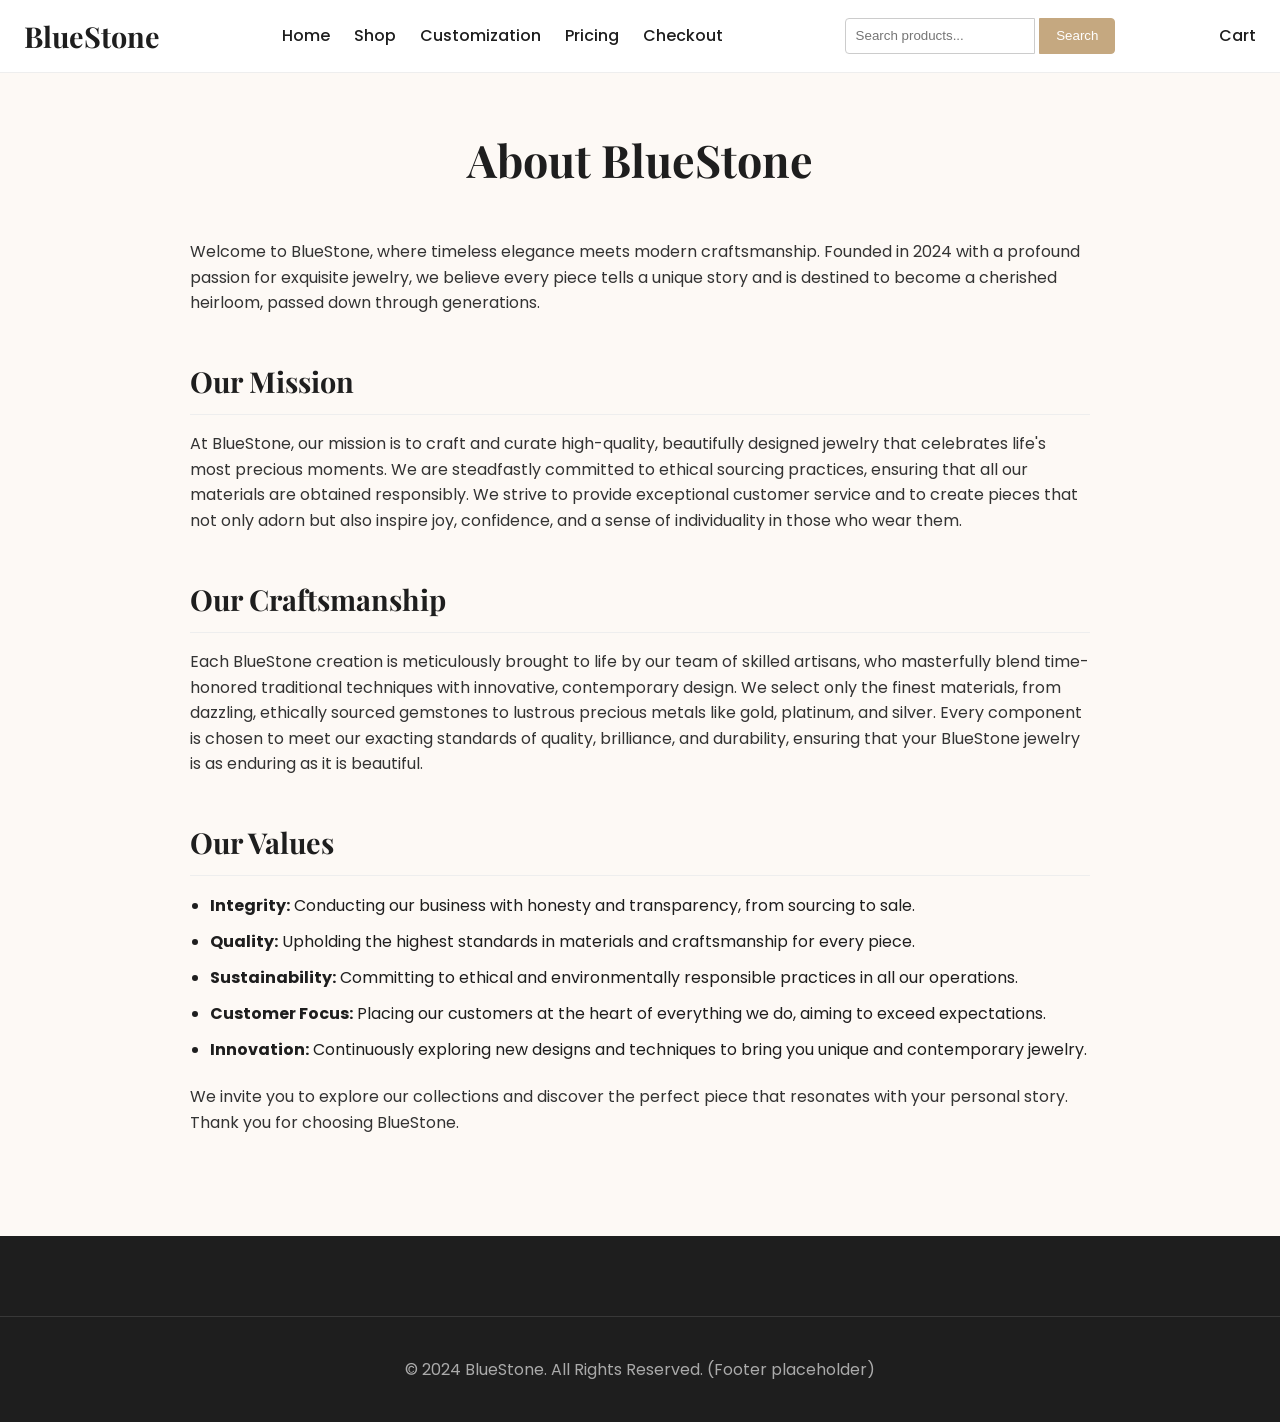
<file: about-us.html>
<!DOCTYPE html>
<html lang="en">
<head>
    <meta charset="UTF-8">
    <meta name="viewport" content="width=device-width, initial-scale=1.0">
    <title>About Us - BlueStone</title>
    <link rel="preconnect" href="https://fonts.googleapis.com">
    <link rel="preconnect" href="https://fonts.gstatic.com" crossorigin>
    <link href="https://fonts.googleapis.com/css2?family=Playfair+Display:wght@300;500;700&family=Poppins:wght@300;500;700&display=swap" rel="stylesheet">
    <link rel="stylesheet" href="css/style.css">
    <!-- If using Font Awesome for social icons in footer -->
    <!-- <link rel="stylesheet" href="https://cdnjs.cloudflare.com/ajax/libs/font-awesome/5.15.4/css/all.min.css"> -->
</head>
<body>
    <header class="navbar">
        <div class="logo">BlueStone</div>
        <nav>
            <ul>
                <li><a href="index.html">Home</a></li>
                <li><a href="shop.html">Shop</a></li>
                <li><a href="customization.html">Customization</a></li>
                <li><a href="pricing.html">Pricing</a></li>
                <li><a href="checkout-flow.html">Checkout</a></li>
            </ul>
        </nav>
        <div class="search-bar">
            <form id="navbar-search-form" action="shop.html" method="GET">
                <input type="search" id="navbar-search-input" name="search" placeholder="Search products...">
                <button type="submit" id="navbar-search-button" aria-label="Search">Search</button>
            </form>
        </div>
        <div class="cart-icon"><a href="cart.html" style="text-decoration:none; color:inherit;">Cart <span class="cart-count-badge-dynamic" style="display:none;">0</span></a></div>
    </header>

    <main class="page-container">
        <div class="container page-section static-page-content">
            <h1 class="page-main-heading">About BlueStone</h1>
            <p>Welcome to BlueStone, where timeless elegance meets modern craftsmanship. Founded in 2024 with a profound passion for exquisite jewelry, we believe every piece tells a unique story and is destined to become a cherished heirloom, passed down through generations.</p>

            <h2>Our Mission</h2>
            <p>At BlueStone, our mission is to craft and curate high-quality, beautifully designed jewelry that celebrates life's most precious moments. We are steadfastly committed to ethical sourcing practices, ensuring that all our materials are obtained responsibly. We strive to provide exceptional customer service and to create pieces that not only adorn but also inspire joy, confidence, and a sense of individuality in those who wear them.</p>

            <h2>Our Craftsmanship</h2>
            <p>Each BlueStone creation is meticulously brought to life by our team of skilled artisans, who masterfully blend time-honored traditional techniques with innovative, contemporary design. We select only the finest materials, from dazzling, ethically sourced gemstones to lustrous precious metals like gold, platinum, and silver. Every component is chosen to meet our exacting standards of quality, brilliance, and durability, ensuring that your BlueStone jewelry is as enduring as it is beautiful.</p>

            <h2>Our Values</h2>
            <ul>
                <li><strong>Integrity:</strong> Conducting our business with honesty and transparency, from sourcing to sale.</li>
                <li><strong>Quality:</strong> Upholding the highest standards in materials and craftsmanship for every piece.</li>
                <li><strong>Sustainability:</strong> Committing to ethical and environmentally responsible practices in all our operations.</li>
                <li><strong>Customer Focus:</strong> Placing our customers at the heart of everything we do, aiming to exceed expectations.</li>
                <li><strong>Innovation:</strong> Continuously exploring new designs and techniques to bring you unique and contemporary jewelry.</li>
            </ul>

            <p>We invite you to explore our collections and discover the perfect piece that resonates with your personal story. Thank you for choosing BlueStone.</p>
        </div>
    </main>

    <footer class="site-footer">
        <!-- Footer content will be updated in a later step -->
         <div class="footer-bottom">
            <p>&copy; 2024 BlueStone. All Rights Reserved. (Footer placeholder)</p>
        </div>
    </footer>

    <script src="js/common.js"></script>
    <script src="js/cart.js"></script>
    <!-- Add page-specific JS if any -->
</body>
</html>
</file>
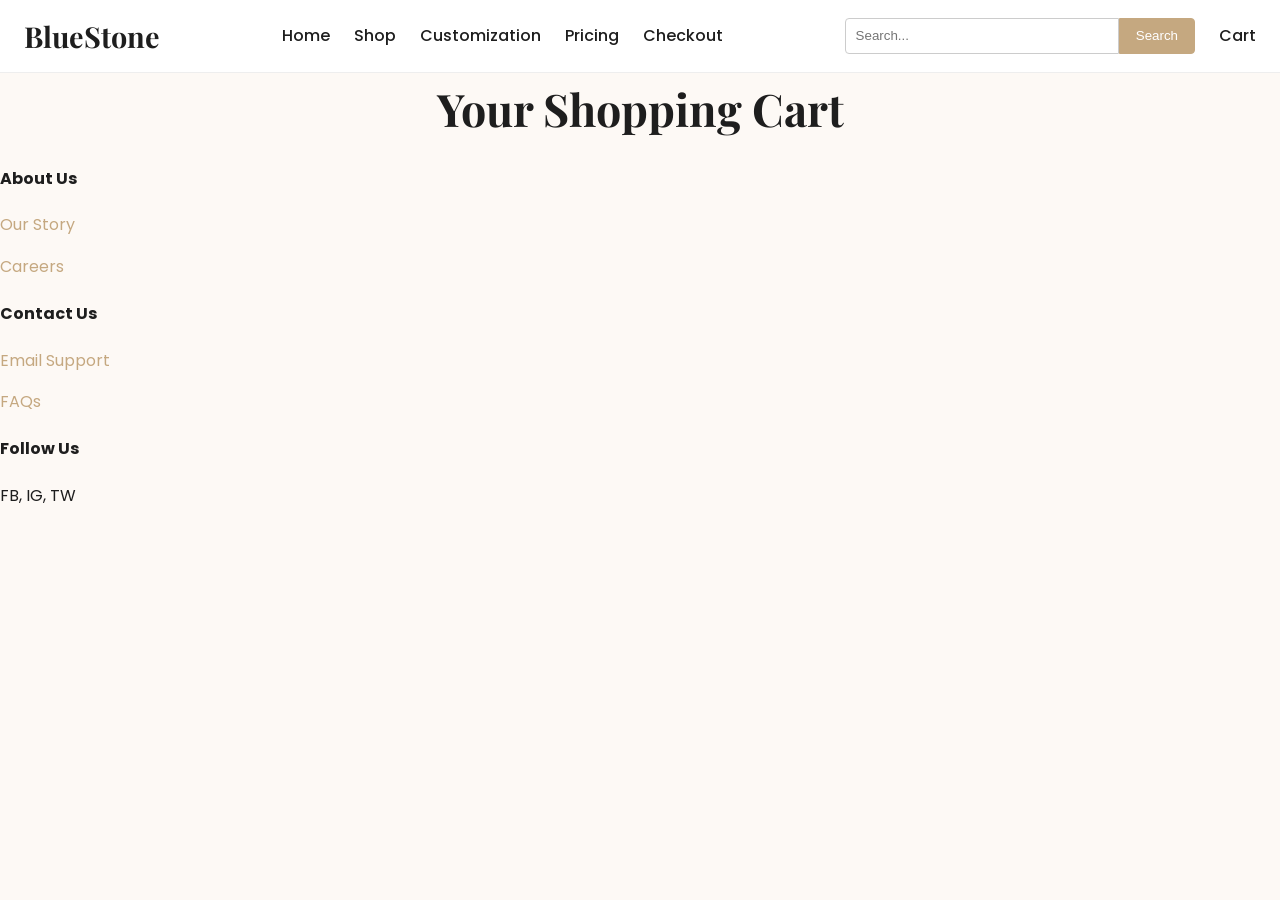
<file: cart.html>
<!DOCTYPE html>
<html lang="en">
<head>
    <meta charset="UTF-8">
    <meta name="viewport" content="width=device-width, initial-scale=1.0">
    <title>BlueStone - Your Shopping Cart</title>
    <link rel="preconnect" href="https://fonts.googleapis.com">
    <link rel="preconnect" href="https://fonts.gstatic.com" crossorigin>
    <link href="https://fonts.googleapis.com/css2?family=Playfair+Display:wght@300;500;700&family=Poppins:wght@300;500;700&display=swap" rel="stylesheet">
    <link rel="stylesheet" href="css/style.css">
</head>
<body>
    <header class="navbar">
        <div class="logo">BlueStone</div>
        <nav>
            <ul>
                <li><a href="index.html">Home</a></li>
                <li><a href="shop.html">Shop</a></li>
                <li><a href="customization.html">Customization</a></li>
                <li><a href="pricing.html">Pricing</a></li>
                <li><a href="checkout-flow.html">Checkout</a></li>
            </ul>
        </nav>
        <div class="search-bar">
            <input type="search" placeholder="Search...">
            <button>Search</button>
        </div>
        <div class="cart-icon"><a href="cart.html" style="text-decoration:none; color:inherit;">Cart <span class="cart-count-badge-dynamic" style="display:none;">0</span></a></div>
    </header>

    <main class="page-container">
        <h1 class="page-main-heading container">Your Shopping Cart</h1>

        <div class="container cart-page-container">
            <div class="loading-indicator" id="cart-loading-indicator" style="display: none; width:100%;">
                <div class="loading-spinner"></div>
                <p>Loading Cart...</p>
            </div>
            <div class="cart-items-list" id="cart-items-list">
                <!-- Cart items will be dynamically inserted here by JavaScript -->
                <!-- Example Template (not directly rendered, but for JS reference)
                <div class="cart-item" data-item-key="">
                    <img src="https://via.placeholder.com/100x100" alt="Product Name" class="cart-item-image">
                    <div class="cart-item-details">
                        <h3 class="item-name">Product Name</h3>
                        <p class="item-options">Size: 7, Metal: Gold (18K)</p>
                        <p class="item-price-unit">Price: ₹15,000</p>
                    </div>
                    <div class="cart-item-quantity">
                        <label for="qty-itemkey">Qty:</label>
                        <input type="number" id="qty-itemkey" class="quantity-input" value="1" min="1" data-item-key="">
                    </div>
                    <div class="cart-item-subtotal">
                        <p>Subtotal: <span class="item-subtotal-value">₹15,000</span></p>
                    </div>
                    <button class="btn-remove-item" data-item-key="">&times; Remove</button>
                </div>
                -->
            </div>
            <p id="empty-cart-message" style="display:none; text-align:center; padding: 2rem; font-size: 1.2rem;">Your cart is empty. <a href="shop.html" class="link-styled">Start shopping!</a></p>

            <div class="cart-summary" id="cart-page-summary" style="display:none;"> <!-- Initially hidden if cart might be empty -->
                <h2>Order Summary</h2>
                <div class="summary-line"><p>Subtotal:</p><p><span id="cart-subtotal">₹0.00</span></p></div>
                <div class="summary-line"><p>Estimated Shipping:</p><p><span id="cart-shipping">₹0.00</span></p></div>
                <hr class="summary-hr">
                <div class="summary-line total-bold"><p>Grand Total:</p><p><span id="cart-grand-total">₹0.00</span></p></div>
                <button id="proceed-to-checkout-btn" class="btn btn-primary btn-block">Proceed to Checkout</button>
                <a href="shop.html" class="continue-shopping-link">Continue Shopping</a>
            </div>
        </div>
    </main>

    <footer>
        <div class="footer-section">
            <h4>About Us</h4>
            <p><a href="#">Our Story</a></p>
            <p><a href="#">Careers</a></p>
        </div>
        <div class="footer-section">
            <h4>Contact Us</h4>
            <p><a href="#">Email Support</a></p>
            <p><a href="#">FAQs</a></p>
        </div>
        <div class="footer-section">
            <h4>Follow Us</h4>
            <p>FB, IG, TW</p>
        </div>
    </footer>

    <script src="js/common.js"></script>
    <script src="js/cart.js"></script>
    <script src="js/cart-page.js"></script>
</body>
</html>
</file>
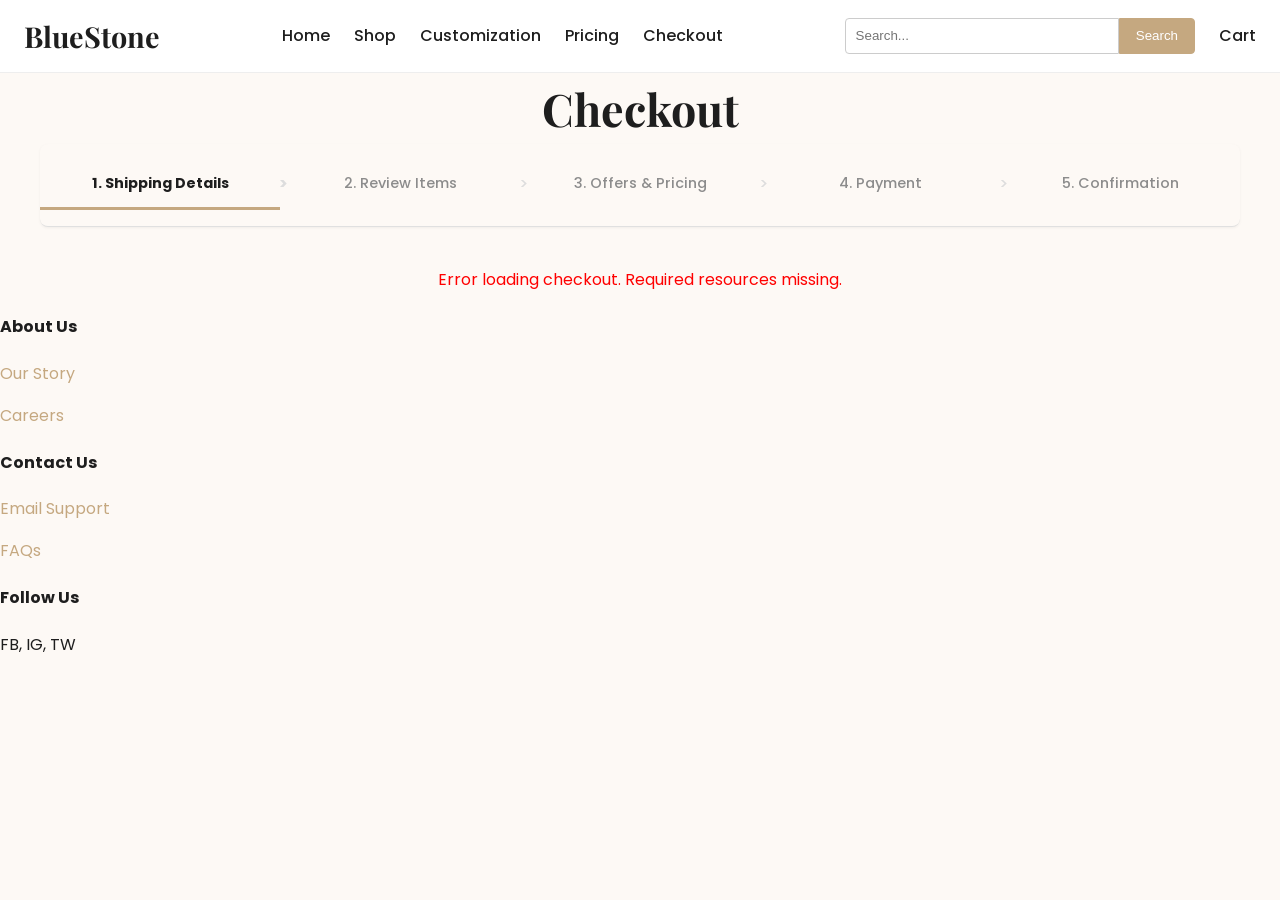
<file: checkout-flow.html>
<!DOCTYPE html>
<html lang="en">
<head>
    <meta charset="UTF-8">
    <meta name="viewport" content="width=device-width, initial-scale=1.0">
    <title>BlueStone - Secure Checkout</title> <!-- Updated Title -->
    <link rel="preconnect" href="https://fonts.googleapis.com">
    <link rel="preconnect" href="https://fonts.gstatic.com" crossorigin>
    <link href="https://fonts.googleapis.com/css2?family=Playfair+Display:wght@300;500;700&family=Poppins:wght@300;500;700&display=swap" rel="stylesheet">
    <link rel="stylesheet" href="css/style.css">
</head>
<body>
    <header class="navbar">
        <div class="logo">BlueStone</div>
        <nav>
            <ul>
                <li><a href="index.html">Home</a></li>
                <li><a href="shop.html">Shop</a></li>
                <li><a href="customization.html">Customization</a></li>
                <li><a href="pricing.html">Pricing</a></li>
                <li><a href="checkout-flow.html">Checkout</a></li>
            </ul>
        </nav>
        <div class="search-bar">
            <input type="search" placeholder="Search...">
            <button>Search</button>
        </div>
        <div class="cart-icon"><a href="cart.html" style="text-decoration:none; color:inherit;">Cart <span class="cart-count-badge-dynamic" style="display:none;">0</span></a></div>
    </header>

    <main class="page-container">
        <h1 class="page-main-heading container">Checkout</h1>

        <div class="container checkout-steps-indicator">
            <div class="step-indicator active" data-phase="userInfo">1. Shipping Details</div>
            <div class="step-indicator" data-phase="designFinalization">2. Review Items</div>
            <div class="step-indicator" data-phase="pricingReview">3. Offers & Pricing</div>
            <div class="step-indicator" data-phase="payment">4. Payment</div>
            <div class="step-indicator" data-phase="confirmation">5. Confirmation</div>
        </div>

        <div class="container checkout-flow-container">
            <!-- Phase 1: User Info -->
            <section id="phase-userInfo" class="checkout-phase active">
                <h2>Contact & Shipping Information</h2>
                <form id="userInfoForm">
                    <div class="form-group"><label for="email">Email Address:</label><input type="email" id="email" name="email" required placeholder="you@example.com"><div class="error-message-inline" id="email-error"></div></div>
                    <div class="form-group"><label for="phone">Phone Number:</label><input type="tel" id="phone" name="phone" required placeholder="+91 XXXXX XXXXX"><div class="error-message-inline" id="phone-error"></div></div>
                    <hr class="form-separator">
                    <h4>Shipping Address</h4>
                    <div class="form-row">
                        <div class="form-group half-width"><label for="fname">First Name:</label><input type="text" id="fname" name="fname" required><div class="error-message-inline" id="fname-error"></div></div>
                        <div class="form-group half-width"><label for="lname">Last Name:</label><input type="text" id="lname" name="lname" required><div class="error-message-inline" id="lname-error"></div></div>
                    </div>
                    <div class="form-group"><label for="address">Address Line 1:</label><input type="text" id="address" name="address" required placeholder="Street address, P.O. box, company name, c/o"><div class="error-message-inline" id="address-error"></div></div>
                    <div class="form-group"><label for="address2">Address Line 2 (Optional):</label><input type="text" id="address2" name="address2" placeholder="Apartment, suite, unit, building, floor, etc."></div>
                    <div class="form-row">
                        <div class="form-group half-width"><label for="city">City:</label><input type="text" id="city" name="city" required><div class="error-message-inline" id="city-error"></div></div>
                        <div class="form-group half-width"><label for="state">State/Province:</label><input type="text" id="state" name="state" required><div class="error-message-inline" id="state-error"></div></div>
                    </div>
                    <div class="form-group"><label for="zip">Zip / Postal Code:</label><input type="text" id="zip" name="zip" inputmode="numeric" required><div class="error-message-inline" id="zip-error"></div></div>
                    <div class="form-group checkbox-container" style="margin-top: 1.5rem;">
                        <input type="checkbox" id="billingSameAsShipping" name="billingSameAsShipping" checked>
                        <label for="billingSameAsShipping" class="inline-label">Billing address is the same as shipping address</label>
                    </div>
                    <div id="billing-address-form-container" style="display:none; margin-top:1.5rem;">
                        <hr class="form-separator">
                        <h4>Billing Address</h4>
                        <p><small><em>Billing address fields will appear here if different from shipping. (Full form not implemented in this phase)</em></small></p>
                    </div>
                    <button type="button" class="btn btn-primary btn-next-phase" data-next-phase="designFinalization">Continue to Review Items</button>
                </form>
            </section>

            <!-- Phase 2: Design Finalization -->
            <section id="phase-designFinalization" class="checkout-phase" style="display:none;">
                <h2>Review & Finalize Your Items</h2>
                <div class="loading-indicator" id="phase2-loading-indicator" style="display: none;">
                    <div class="loading-spinner"></div>
                    <p>Loading Cart Details...</p>
                </div>
                <div id="checkout-design-items-list" class="checkout-design-items-list-container">
                    <!-- Cart items with customization options will be rendered here by JS -->
                </div>
                <div class="phase-navigation-buttons" style="margin-top:1.5rem;">
                    <button type="button" class="btn btn-secondary btn-prev-phase" data-prev-phase="userInfo">Back to Shipping Details</button>
                    <button type="button" class="btn btn-primary btn-next-phase" data-next-phase="pricingReview">Continue to Offers & Pricing</button>
                </div>
            </section>

            <!-- Phase 3: Pricing & Offers Review -->
            <section id="phase-pricingReview" class="checkout-phase" style="display:none;">
                <h2>Review Order & Apply Offers</h2>
                <div class="loading-indicator" id="phase3-loading-indicator" style="display: none;">
                    <div class="loading-spinner"></div>
                    <p>Calculating Final Prices...</p>
                </div>
                <div id="checkout-pricing-summary"> <!-- This div will be populated by JS -->
                    <h3>Final Order Details:</h3>
                    <div id="final-cart-items-display" class="final-cart-items-display-container">
                        <!-- Itemized list will be injected here by JS -->
                    </div>
                    <hr class="summary-hr">
                    <div class="summary-line"><p>Subtotal:</p><p><span id="final-subtotal">₹--</span></p></div>
                    <div class="summary-line" id="discount-line" style="display:none;"><p>Discount (<span id="discount-name"></span>):</p><p>- <span id="discount-amount">₹--</span></p></div>
                    <div class="summary-line"><p>Shipping:</p><p><span id="final-shipping">₹--</span></p></div>
                    <!-- <div class="summary-line"><p>Estimated Tax:</p><p><span id="final-tax">₹--</span></p></div> -->
                    <div class="summary-line total-bold"><p>Grand Total:</p><p><span id="final-grand-total">₹--</span></p></div>
                </div>
                 <div class="offers-section" style="margin-top:1.5rem;">
                     <h4>Available Offers:</h4>
                     <p id="applied-offers">Currently, "WELCOME10" will be applied for orders over ₹50,000.</p>
                </div>
                <div class="phase-navigation-buttons" style="margin-top:1.5rem;">
                    <button type="button" class="btn btn-secondary btn-prev-phase" data-prev-phase="designFinalization">Back to Review Items</button>
                    <button type="button" class="btn btn-primary btn-next-phase" data-next-phase="payment">Continue to Payment</button>
                </div>
            </section>

            <!-- Phase 4: Payment -->
            <section id="phase-payment" class="checkout-phase" style="display:none;">
                <h2>Secure Payment</h2>
                <form id="paymentForm">
                    <div class="payment-method-icons" style="margin-bottom: 1.5rem; text-align: center;">
                        <p style="margin-bottom: 0.5rem; font-size:0.9rem; color:#555;">We securely accept:</p>
                        <span class="payment-icon" title="Visa">💳 Visa</span>
                        <span class="payment-icon" title="Mastercard">💳 Mastercard</span>
                        <span class="payment-icon" title="American Express">💳 Amex</span>
                        <span class="payment-icon" title="RuPay">💳 RuPay</span>
                        <span class="payment-icon" title="UPI">📱 UPI</span>
                    </div>
                    <div class="form-group"><label for="checkout-cardholder-name">Cardholder Name:</label><input type="text" id="checkout-cardholder-name" name="cardholder-name" required placeholder="Name as it appears on card"><div class="error-message-inline" id="checkout-cardholder-name-error"></div></div>
                    <div class="form-group"><label for="checkout-card-number">Card Number:</label><input type="text" id="checkout-card-number" name="card-number" inputmode="numeric" placeholder="XXXX XXXX XXXX XXXX" required maxlength="19"><div class="error-message-inline" id="checkout-card-number-error"></div></div>
                    <div class="form-row">
                        <div class="form-group half-width"><label for="checkout-expiry-date">Expiry Date (MM/YY):</label><input type="text" id="checkout-expiry-date" name="expiry-date" placeholder="MM/YY" required maxlength="5"><div class="error-message-inline" id="checkout-expiry-date-error"></div></div>
                        <div class="form-group half-width"><label for="checkout-cvv">CVV:</label><input type="text" id="checkout-cvv" name="cvv" inputmode="numeric" placeholder="XXX" required maxlength="4"><div class="error-message-inline" id="checkout-cvv-error"></div></div>
                    </div>
                     <div class="phase-navigation-buttons" style="margin-top:1.5rem;">
                        <button type="button" class="btn btn-secondary btn-prev-phase" data-prev-phase="pricingReview">Back to Pricing Review</button>
                        <button type="button" id="place-order-final-btn" class="btn btn-primary place-order-btn-updated">Place Your Order</button>
                    </div>
                </form>
            </section>

            <!-- Phase 5: Confirmation -->
            <section id="phase-confirmation" class="checkout-phase" style="display:none;">
                <h2>Order Confirmed! Thank You!</h2>
                <div class="confirmation-message-box">
                    <p>Your order <strong id="order-number-placeholder" style="color: #C5A880;">#BLUESTONE123</strong> has been successfully placed.</p>
                    <p>A confirmation email with your order details has been sent to the email address you provided. Please check your inbox (and spam folder, just in case!).</p>
                    <p>You can track your order status in your account dashboard or contact our customer support for any queries regarding your order.</p>
                    <p><strong>Estimated Delivery:</strong> 3-5 business days (This is a simulation and delivery times may vary).</p>
                </div>
                <hr style="margin: 2rem 0;">
                <div style="text-align:center;" class="confirmation-actions">
                     <a href="shop.html" class="btn btn-primary">Continue Shopping</a>
                     <a href="index.html" class="btn btn-outline-secondary" style="margin-left: 1rem;">Back to Homepage</a>
                </div>
            </section>
        </div>
    </main>

    <footer>
        <div class="footer-section">
            <h4>About Us</h4>
            <p><a href="#">Our Story</a></p>
            <p><a href="#">Careers</a></p>
        </div>
        <div class="footer-section">
            <h4>Contact Us</h4>
            <p><a href="#">Email Support</a></p>
            <p><a href="#">FAQs</a></p>
        </div>
        <div class="footer-section">
            <h4>Follow Us</h4>
            <p>FB, IG, TW</p>
        </div>
    </footer>

    <script src="js/common.js"></script>
    <script src="js/cart.js"></script>
    <script src="js/checkout-flow.js"></script>
</body>
</html>
</file>
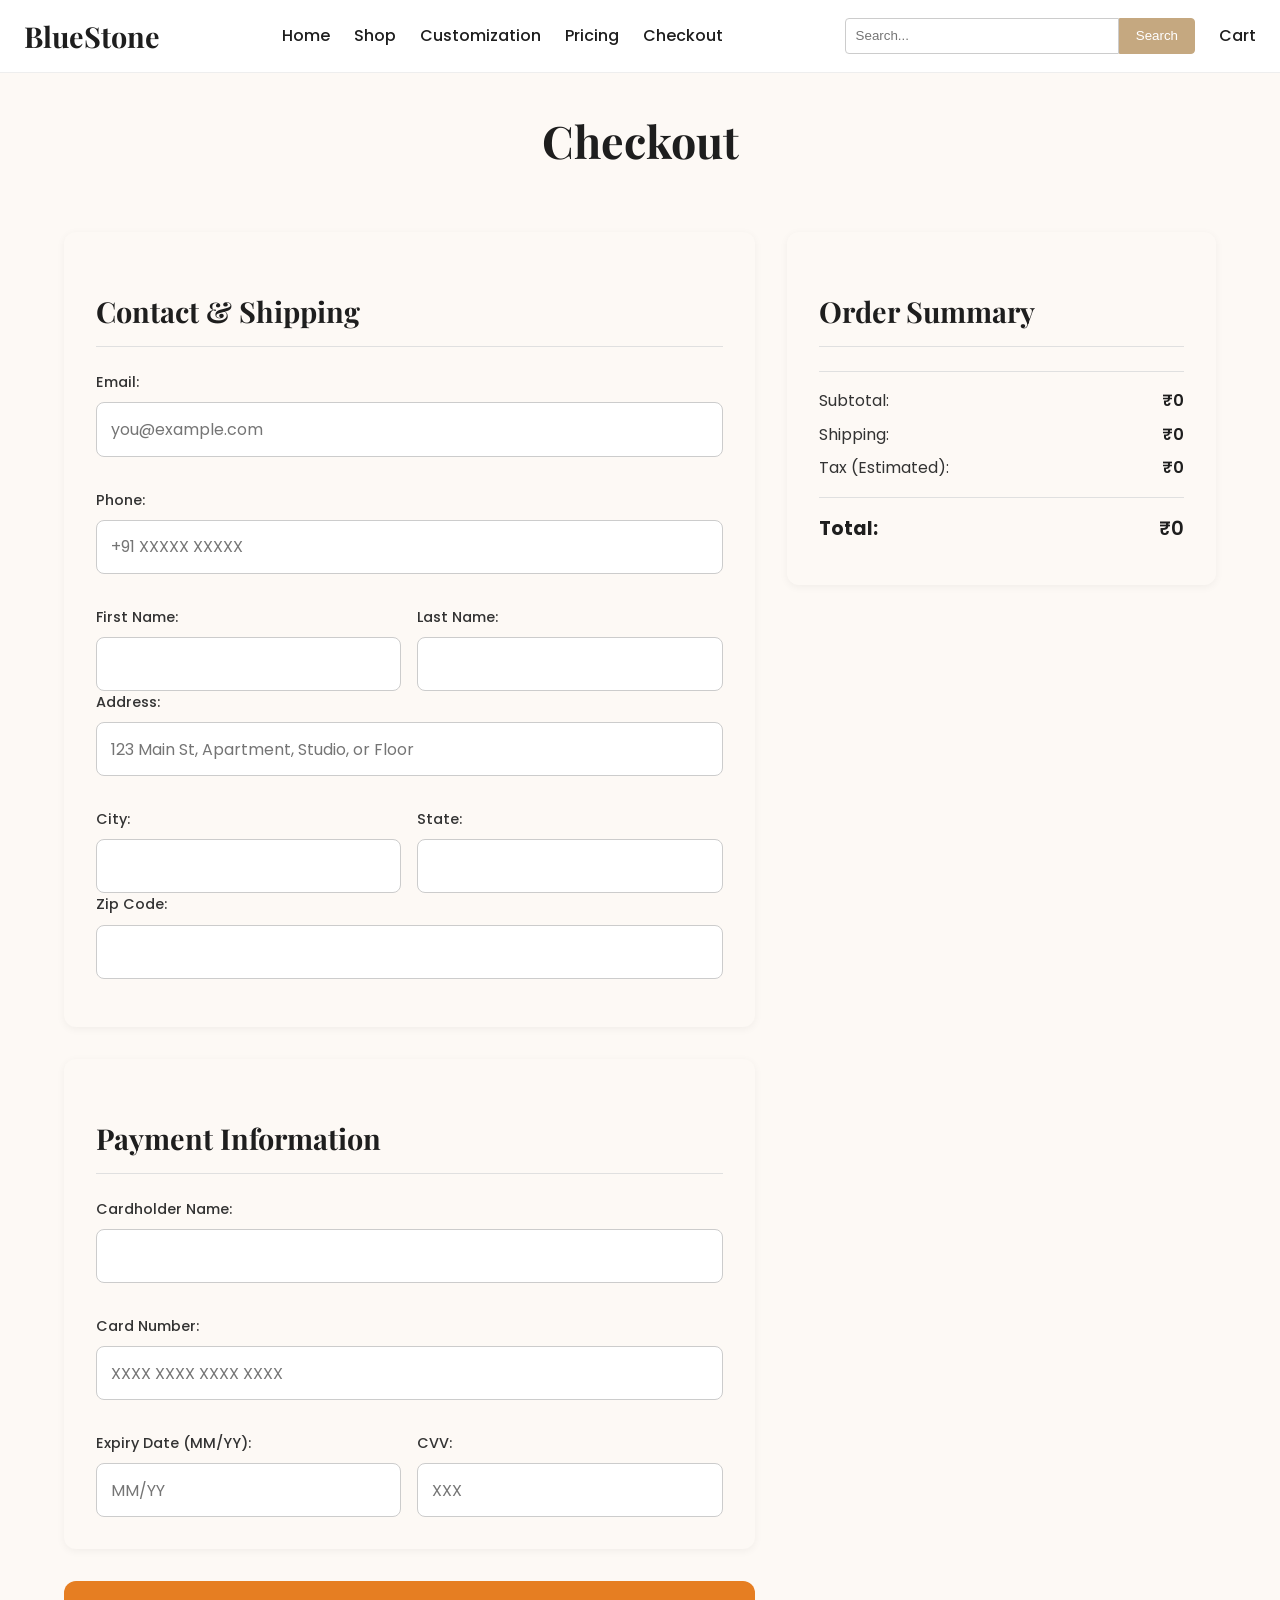
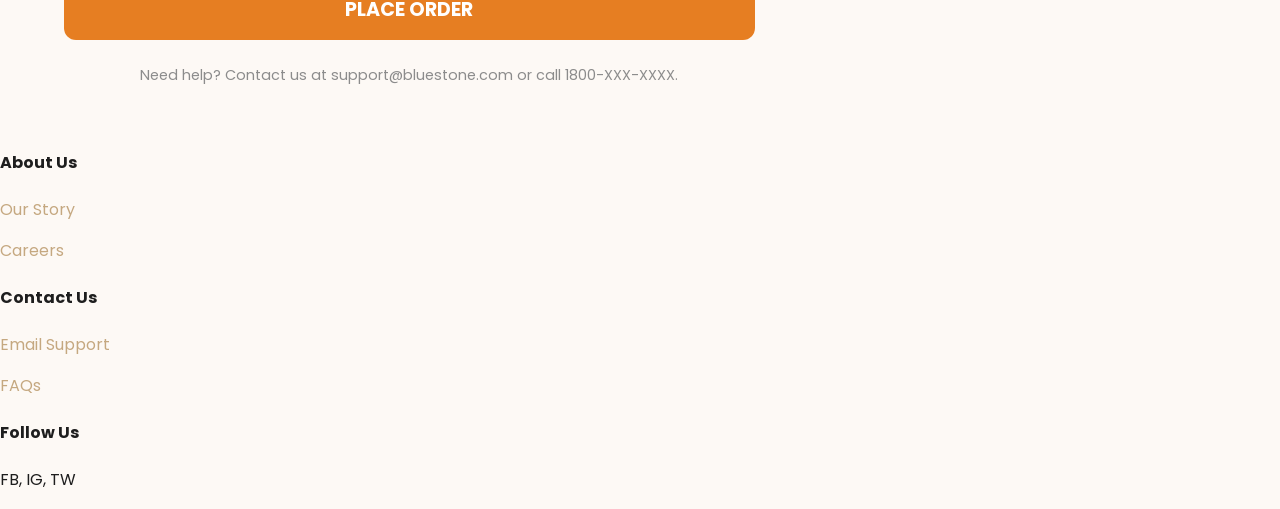
<file: checkout.html>
<!DOCTYPE html>
<html lang="en">
<head>
    <meta charset="UTF-8">
    <meta name="viewport" content="width=device-width, initial-scale=1.0">
    <title>BlueStone - Checkout</title>
    <link rel="preconnect" href="https://fonts.googleapis.com">
    <link rel="preconnect" href="https://fonts.gstatic.com" crossorigin>
    <link href="https://fonts.googleapis.com/css2?family=Playfair+Display:wght@300;500;700&family=Poppins:wght@300;500;700&display=swap" rel="stylesheet">
    <link rel="stylesheet" href="css/style.css">
</head>
<body>
    <header class="navbar">
        <div class="logo">BlueStone</div>
        <nav>
            <ul>
                <li><a href="index.html">Home</a></li>
                <li><a href="index.html#products">Shop</a></li>
                <li><a href="customization.html">Customization</a></li>
                <li><a href="pricing.html">Pricing</a></li>
                <li><a href="checkout.html">Checkout</a></li>
            </ul>
        </nav>
        <div class="search-bar">
            <input type="search" placeholder="Search...">
            <button>Search</button>
        </div>
        <div class="cart-icon"><a href="checkout.html" style="text-decoration:none; color:inherit;">Cart</a></div>
    </header>

    <main class="page-container">
        <h1 class="page-main-heading">Checkout</h1>

        <div class="checkout-layout">
            <div class="checkout-forms">
                <section id="customer-details" class="checkout-step">
                    <h2>Contact & Shipping</h2>
                    <form>
                        <div><label for="email">Email:</label><input type="email" id="email" name="email" required placeholder="you@example.com"></div>
                        <div><label for="phone">Phone:</label><input type="tel" id="phone" name="phone" required placeholder="+91 XXXXX XXXXX"></div>
                        <div class="form-row">
                            <div class="form-group half-width">
                                <label for="fname">First Name:</label><input type="text" id="fname" name="fname" required>
                            </div>
                            <div class="form-group half-width">
                                <label for="lname">Last Name:</label><input type="text" id="lname" name="lname" required>
                            </div>
                        </div>
                        <div><label for="address">Address:</label><input type="text" id="address" name="address" required placeholder="123 Main St, Apartment, Studio, or Floor"></div>
                         <div class="form-row">
                            <div class="form-group half-width">
                                <label for="city">City:</label><input type="text" id="city" name="city" required>
                            </div>
                            <div class="form-group half-width">
                                <label for="state">State:</label><input type="text" id="state" name="state" required>
                            </div>
                        </div>
                        <div><label for="zip">Zip Code:</label><input type="text" id="zip" name="zip" inputmode="numeric" required></div>
                    </form>
                </section>

                <section id="payment-information" class="checkout-step">
                    <h2>Payment Information</h2>
                    <form>
                        <div><label for="cardholder-name">Cardholder Name:</label><input type="text" id="cardholder-name" name="cardholder-name" required></div>
                        <div><label for="card-number">Card Number:</label><input type="text" id="card-number" name="card-number" inputmode="numeric" placeholder="XXXX XXXX XXXX XXXX" required></div>
                        <div class="form-row">
                            <div class="form-group half-width">
                                <label for="expiry-date">Expiry Date (MM/YY):</label><input type="text" id="expiry-date" name="expiry-date" placeholder="MM/YY" required>
                            </div>
                            <div class="form-group half-width">
                                <label for="cvv">CVV:</label><input type="text" id="cvv" name="cvv" inputmode="numeric" placeholder="XXX" required>
                            </div>
                        </div>
                    </form>
                </section>

                <button class="btn btn-primary place-order-btn-updated">Place Order</button>
                <p class="support-note">Need help? Contact us at support@bluestone.com or call 1800-XXX-XXXX.</p>
            </div>

            <aside class="order-summary-sticky">
                <h2>Order Summary</h2>
                <div class="summary-item-detailed">
                    <img src="https://via.placeholder.com/60x60/FDF9F5/1E1E1E?text=Item1" alt="Elegant Gold Ring" class="summary-item-image">
                    <div class="summary-item-info">
                        <p class="item-name">Elegant Gold Ring (x1)</p>
                        <p class="item-price">₹15,000</p>
                    </div>
                </div>
                <div class="summary-item-detailed">
                    <img src="https://via.placeholder.com/60x60/FDF9F5/1E1E1E?text=Item2" alt="Diamond Stud Earrings" class="summary-item-image">
                    <div class="summary-item-info">
                        <p class="item-name">Diamond Stud Earrings (x1)</p>
                        <p class="item-price">₹25,000</p>
                    </div>
                </div>
                <hr class="summary-hr">
                <div class="summary-line"><p>Subtotal:</p><p><span id="summary-subtotal">₹40,000</span></p></div>
                <div class="summary-line"><p>Shipping:</p><p><span id="summary-shipping">₹100</span></p></div>
                <div class="summary-line"><p>Tax (Estimated):</p><p><span id="summary-tax">₹2,000</span></p></div>
                <hr class="summary-hr">
                <div class="summary-line total-bold"><p>Total:</p><p><span id="summary-total">₹42,100</span></p></div>
            </aside>
        </div>
    </main>

    <footer>
        <div class="footer-section">
            <h4>About Us</h4>
            <p><a href="#">Our Story</a></p>
            <p><a href="#">Careers</a></p>
        </div>
        <div class="footer-section">
            <h4>Contact Us</h4>
            <p><a href="#">Email Support</a></p>
            <p><a href="#">FAQs</a></p>
        </div>
        <div class="footer-section">
            <h4>Follow Us</h4>
            <p>FB, IG, TW</p>
        </div>
    </footer>
    <!-- Removed old JS for toggling billing/payment details as structure is simplified -->
    <script src="js/common.js"></script>
    <script src="js/cart.js"></script>
    <script src="js/checkout.js"></script>
</body>
</html>
</file>
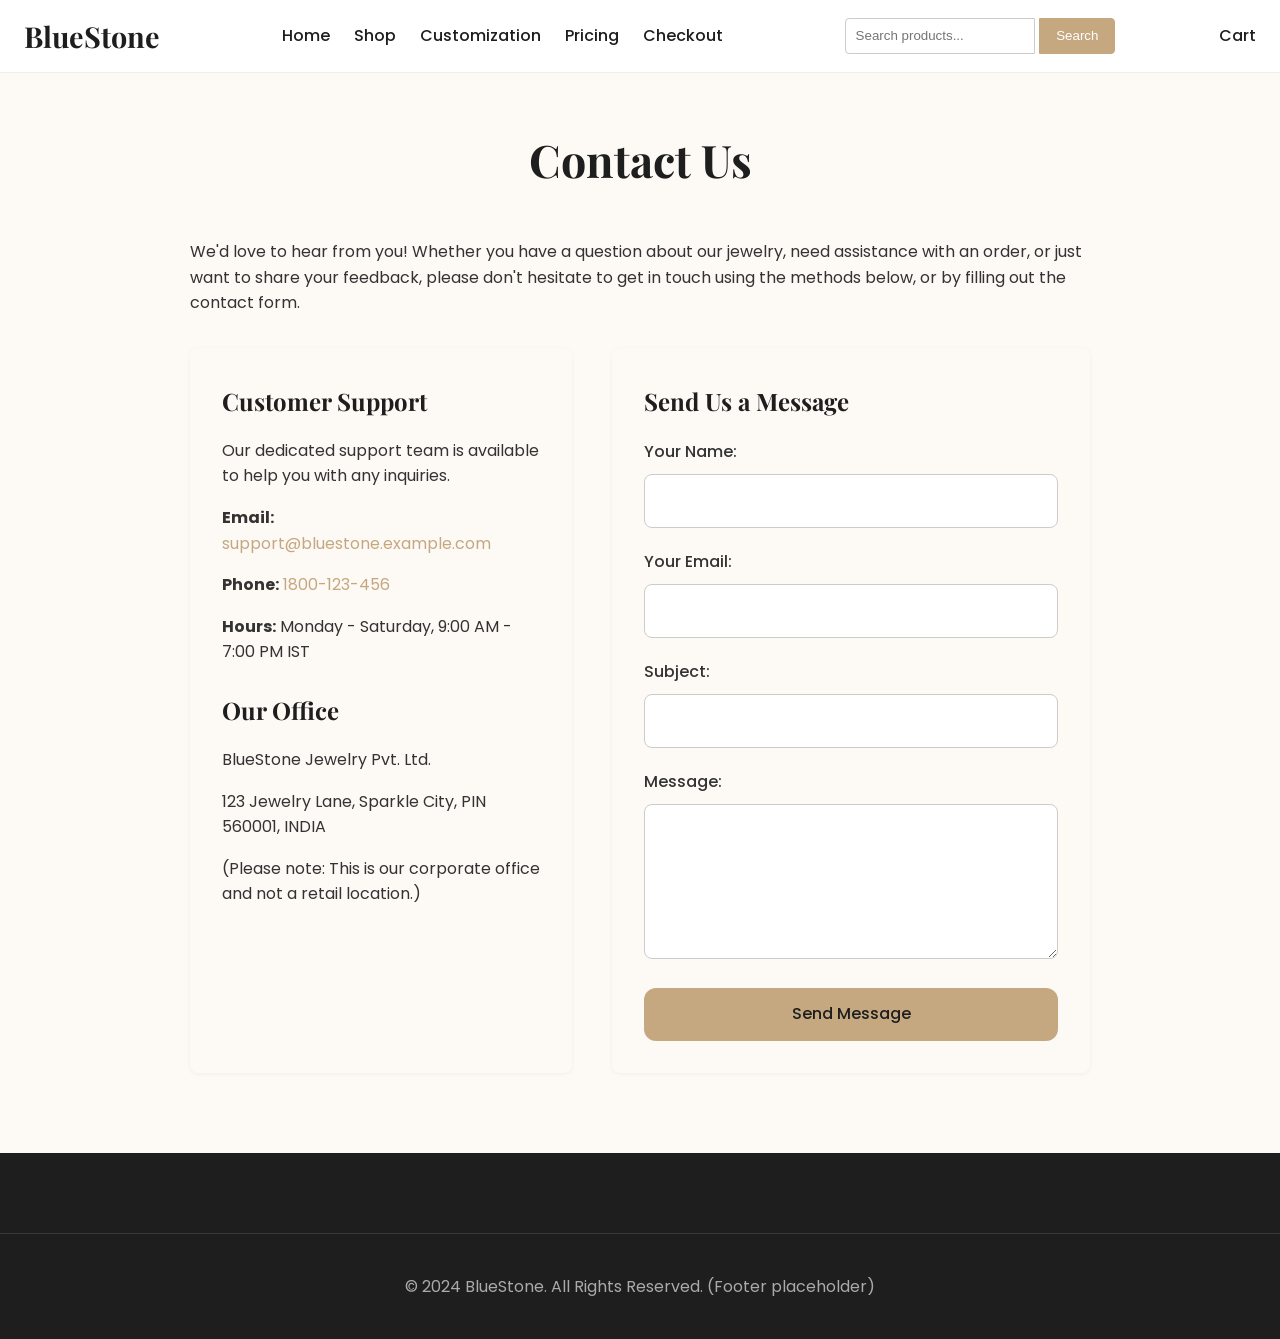
<file: contact-us.html>
<!DOCTYPE html>
<html lang="en">
<head>
    <meta charset="UTF-8">
    <meta name="viewport" content="width=device-width, initial-scale=1.0">
    <title>Contact Us - BlueStone</title>
    <link rel="preconnect" href="https://fonts.googleapis.com">
    <link rel="preconnect" href="https://fonts.gstatic.com" crossorigin>
    <link href="https://fonts.googleapis.com/css2?family=Playfair+Display:wght@300;500;700&family=Poppins:wght@300;500;700&display=swap" rel="stylesheet">
    <link rel="stylesheet" href="css/style.css">
    <!-- <link rel="stylesheet" href="https://cdnjs.cloudflare.com/ajax/libs/font-awesome/5.15.4/css/all.min.css"> -->
</head>
<body>
    <header class="navbar">
        <div class="logo">BlueStone</div>
        <nav>
            <ul>
                <li><a href="index.html">Home</a></li>
                <li><a href="shop.html">Shop</a></li>
                <li><a href="customization.html">Customization</a></li>
                <li><a href="pricing.html">Pricing</a></li>
                <li><a href="checkout-flow.html">Checkout</a></li>
            </ul>
        </nav>
        <div class="search-bar">
            <form id="navbar-search-form" action="shop.html" method="GET">
                <input type="search" id="navbar-search-input" name="search" placeholder="Search products...">
                <button type="submit" id="navbar-search-button" aria-label="Search">Search</button>
            </form>
        </div>
        <div class="cart-icon"><a href="cart.html" style="text-decoration:none; color:inherit;">Cart <span class="cart-count-badge-dynamic" style="display:none;">0</span></a></div>
    </header>

    <main class="page-container">
        <div class="container page-section static-page-content">
            <h1 class="page-main-heading">Contact Us</h1>
            <p>We'd love to hear from you! Whether you have a question about our jewelry, need assistance with an order, or just want to share your feedback, please don't hesitate to get in touch using the methods below, or by filling out the contact form.</p>

            <div class="contact-details-grid">
                <div class="contact-info-block">
                    <h3>Customer Support</h3>
                    <p>Our dedicated support team is available to help you with any inquiries.</p>
                    <p><strong>Email:</strong> <a href="mailto:support@bluestone.example.com">support@bluestone.example.com</a></p>
                    <p><strong>Phone:</strong> <a href="tel:+911800123456">1800-123-456</a></p>
                    <p><strong>Hours:</strong> Monday - Saturday, 9:00 AM - 7:00 PM IST</p>

                    <h3 style="margin-top: 1.5rem;">Our Office</h3>
                    <p>BlueStone Jewelry Pvt. Ltd.</p>
                    <p>123 Jewelry Lane, Sparkle City, PIN 560001, INDIA</p>
                    <p>(Please note: This is our corporate office and not a retail location.)</p>
                </div>

                <div class="contact-form-block">
                    <h3>Send Us a Message</h3>
                    <form id="contact-form-static">
                        <div class="form-group">
                            <label for="contact-name">Your Name:</label>
                            <input type="text" id="contact-name" name="name" required>
                             <div class="error-message-inline" id="contact-name-error"></div>
                        </div>
                        <div class="form-group">
                            <label for="contact-email">Your Email:</label>
                            <input type="email" id="contact-email" name="email" required>
                            <div class="error-message-inline" id="contact-email-error"></div>
                        </div>
                        <div class="form-group">
                            <label for="contact-subject">Subject:</label>
                            <input type="text" id="contact-subject" name="subject">
                        </div>
                        <div class="form-group">
                            <label for="contact-message">Message:</label>
                            <textarea id="contact-message" name="message" rows="5" required></textarea>
                            <div class="error-message-inline" id="contact-message-error"></div>
                        </div>
                        <button type="submit" class="btn btn-primary">Send Message</button>
                        <p id="contact-form-feedback" style="display:none; margin-top:10px; font-weight:500;"></p>
                    </form>
                </div>
            </div>
        </div>
    </main>

    <footer class="site-footer">
        <!-- Footer content will be updated in a later step -->
         <div class="footer-bottom">
            <p>&copy; 2024 BlueStone. All Rights Reserved. (Footer placeholder)</p>
        </div>
    </footer>

    <script src="js/common.js"></script>
    <script src="js/cart.js"></script>
    <!-- Add page-specific JS if any, or common.js will handle form -->
</body>
</html>
</file>
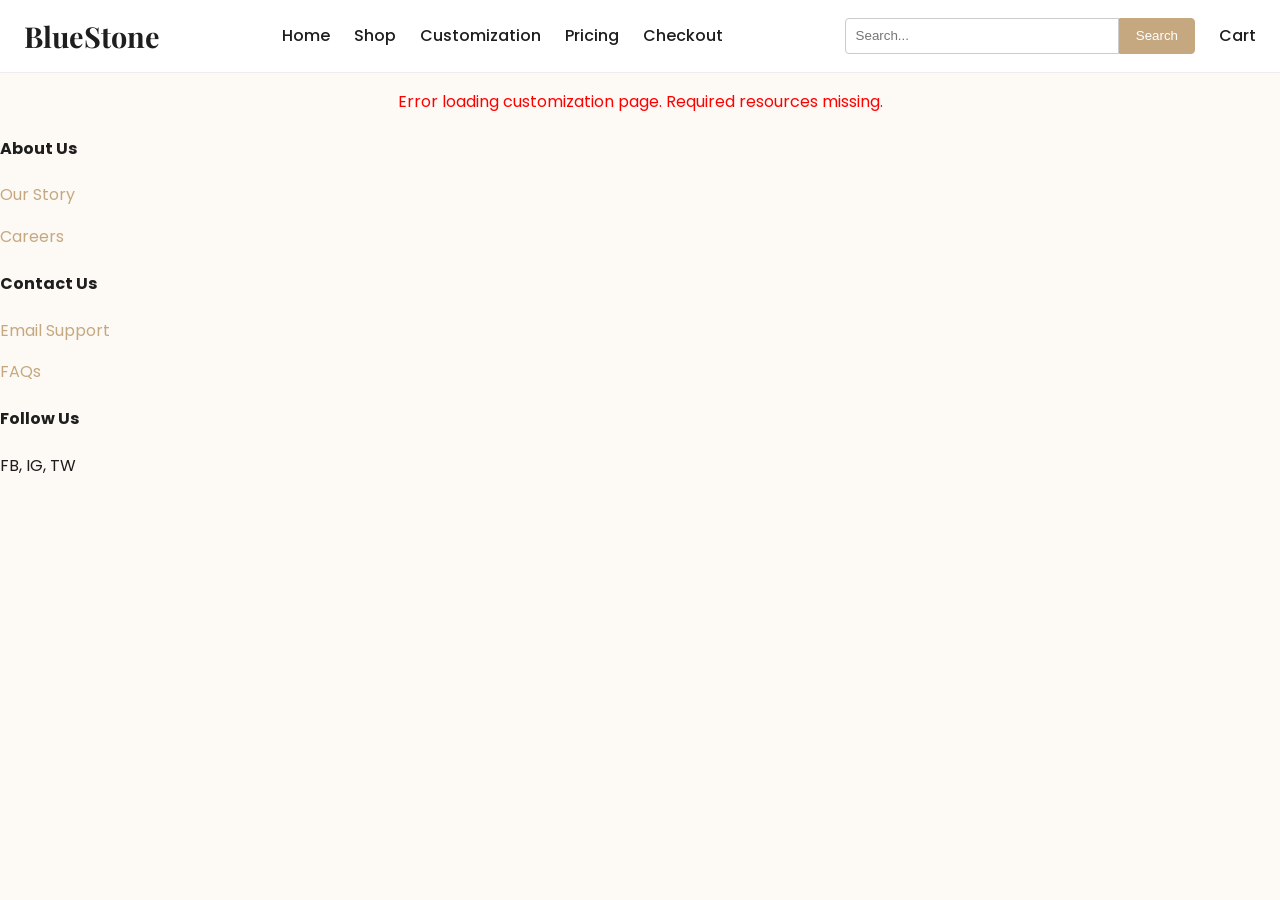
<file: customization.html>
<!DOCTYPE html>
<html lang="en">
<head>
    <meta charset="UTF-8">
    <meta name="viewport" content="width=device-width, initial-scale=1.0">
    <title>BlueStone - Customize Your Jewelry</title>
    <link rel="preconnect" href="https://fonts.googleapis.com">
    <link rel="preconnect" href="https://fonts.gstatic.com" crossorigin>
    <link href="https://fonts.googleapis.com/css2?family=Playfair+Display:wght@300;500;700&family=Poppins:wght@300;500;700&display=swap" rel="stylesheet">
    <link rel="stylesheet" href="css/style.css">
</head>
<body>
    <header class="navbar">
        <div class="logo">BlueStone</div>
        <nav>
            <ul>
                <li><a href="index.html">Home</a></li>
                <li><a href="index.html#products">Shop</a></li>
                <li><a href="customization.html">Customization</a></li>
                <li><a href="pricing.html">Pricing</a></li>
                <li><a href="checkout-flow.html">Checkout</a></li>
            </ul>
        </nav>
        <div class="search-bar">
            <input type="search" placeholder="Search...">
            <button>Search</button>
        </div>
        <div class="cart-icon"><a href="cart.html" style="text-decoration:none; color:inherit;">Cart <span class="cart-count-badge-dynamic" style="display:none;">0</span></a></div>
    </header>

    <main class="page-container">
        <h1 class="page-main-heading">Customize Your Jewelry</h1>

        <div class="tabs-container">
            <button class="tab-link active" data-tab="ai-design-tab">AI Design</button>
            <button class="tab-link" data-tab="custom-design-tab">Custom Design</button>
        </div>

        <!-- AI Design Tab Content -->
        <div id="ai-design-tab" class="tab-content active">
            <div class="customization-layout">
                <div class="customization-controls">
                    <label for="ai-prompt-input">Describe your vision:</label>
                    <textarea id="ai-prompt-input" placeholder="e.g., A vintage 18k gold ring with a pear-shaped emerald center stone, surrounded by a halo of small diamonds. The band should have delicate floral engravings."></textarea>
                </div>
                <div class="customization-preview-area">
                    <div class="main-preview-image" id="ai-preview-image">[AI Generated Image Placeholder]</div>
                </div>
            </div>
            <div class="pricing-breakdown">
                <h4>Estimated Price:</h4>
                <p>Base Price: <span id="ai-base-price">₹--</span></p>
                <p>Stone Upgrade: <span id="ai-stone-price">₹--</span></p>
                <p>Design Complexity Fee: <span id="ai-design-fee">₹--</span></p>
                <p class="total-estimate">Total: <span id="ai-total-price">₹--</span></p>
            </div>
            <div class="action-buttons">
                <button class="btn btn-secondary" id="ai-request-approval">Request Approval</button>
                <button class="btn btn-primary" id="ai-add-to-cart">Add to Cart</button>
            </div>
        </div>

        <!-- Custom Design Tab Content -->
        <div id="custom-design-tab" class="tab-content">
            <div class="customization-layout">
                <div class="customization-controls">
                    <label for="metal-dropdown">Metal:</label>
                    <select id="metal-dropdown">
                        <option value="gold_18k">Gold (18K)</option>
                        <option value="gold_22k">Gold (22K)</option>
                        <option value="platinum">Platinum</option>
                        <option value="silver">Silver</option>
                    </select>

                    <label for="stone-dropdown">Main Stone:</label>
                    <select id="stone-dropdown">
                        <option value="diamond">Diamond</option>
                        <option value="emerald">Emerald</option>
                        <option value="ruby">Ruby</option>
                        <option value="sapphire">Sapphire</option>
                        <option value="none">None</option>
                    </select>

                    <label for="style-dropdown">Style:</label>
                    <select id="style-dropdown">
                        <option value="classic">Classic</option>
                        <option value="vintage">Vintage</option>
                        <option value="modern">Modern</option>
                        <option value="minimalist">Minimalist</option>
                        <option value="floral">Floral</option>
                    </select>
                </div>
                <div class="customization-preview-area">
                    <div class="main-preview-image" id="custom-preview-image">[Custom Design Image Placeholder]</div>
                </div>
            </div>
            <div class="pricing-breakdown">
                <h4>Estimated Price:</h4>
                <p>Base Price: <span id="custom-base-price">₹--</span></p>
                <p>Selected Metal: <span id="custom-metal-price">₹--</span></p>
                <p>Selected Stone: <span id="custom-stone-price">₹--</span></p>
                <p class="total-estimate">Total: <span id="custom-total-price">₹--</span></p>
            </div>
            <div class="action-buttons">
                <button class="btn btn-secondary" id="custom-request-approval">Request Approval</button>
                <button class="btn btn-primary" id="custom-add-to-cart">Add to Cart</button>
            </div>
        </div>

        <!-- Inspiration Gallery Section -->
        <section class="inspiration-gallery-section">
            <h2>Need Inspiration?</h2>
            <div class="inspiration-gallery">
                <div class="product-card inspiration-item">
                    <div class="product-image-container"><img src="https://via.placeholder.com/200x200/FDF9F5/1E1E1E?text=Inspo1" alt="Inspiration 1"></div>
                    <div class="product-info"><h3>Vintage Ring</h3><p class="product-price">₹55,000</p></div>
                </div>
                <div class="product-card inspiration-item">
                    <div class="product-image-container"><img src="https://via.placeholder.com/200x200/FDF9F5/1E1E1E?text=Inspo2" alt="Inspiration 2"></div>
                    <div class="product-info"><h3>Modern Necklace</h3><p class="product-price">₹30,000</p></div>
                </div>
                <div class="product-card inspiration-item">
                    <div class="product-image-container"><img src="https://via.placeholder.com/200x200/FDF9F5/1E1E1E?text=Inspo3" alt="Inspiration 3"></div>
                    <div class="product-info"><h3>Floral Earrings</h3><p class="product-price">₹22,000</p></div>
                </div>
                <div class="product-card inspiration-item">
                    <div class="product-image-container"><img src="https://via.placeholder.com/200x200/FDF9F5/1E1E1E?text=Inspo4" alt="Inspiration 4"></div>
                    <div class="product-info"><h3>Classic Bracelet</h3><p class="product-price">₹40,000</p></div>
                </div>
                <div class="product-card inspiration-item">
                    <div class="product-image-container"><img src="https://via.placeholder.com/200x200/FDF9F5/1E1E1E?text=Inspo5" alt="Inspiration 5"></div>
                    <div class="product-info"><h3>Minimal Pendant</h3><p class="product-price">₹18,000</p></div>
                </div>
            </div>
        </section>
    </main>

    <footer>
        <div class="footer-section">
            <h4>About Us</h4>
            <p><a href="#">Our Story</a></p>
            <p><a href="#">Careers</a></p>
        </div>
        <div class="footer-section">
            <h4>Contact Us</h4>
            <p><a href="#">Email Support</a></p>
            <p><a href="#">FAQs</a></p>
        </div>
        <div class="footer-section">
            <h4>Follow Us</h4>
            <p>FB, IG, TW</p>
        </div>
    </footer>
    <script src="js/common.js"></script>
    <script src="js/cart.js"></script>
    <script src="js/customization.js"></script>
    <script>
        // Tab switching logic
        const tabLinks = document.querySelectorAll('.tab-link');
        const tabContents = document.querySelectorAll('.tab-content');

        tabLinks.forEach(link => {
            link.addEventListener('click', () => {
                const tabId = link.getAttribute('data-tab');

                tabLinks.forEach(item => item.classList.remove('active'));
                tabContents.forEach(item => item.classList.remove('active'));

                link.classList.add('active');
                document.getElementById(tabId).classList.add('active');
            });
        });
    </script>
</body>
</html>
</file>
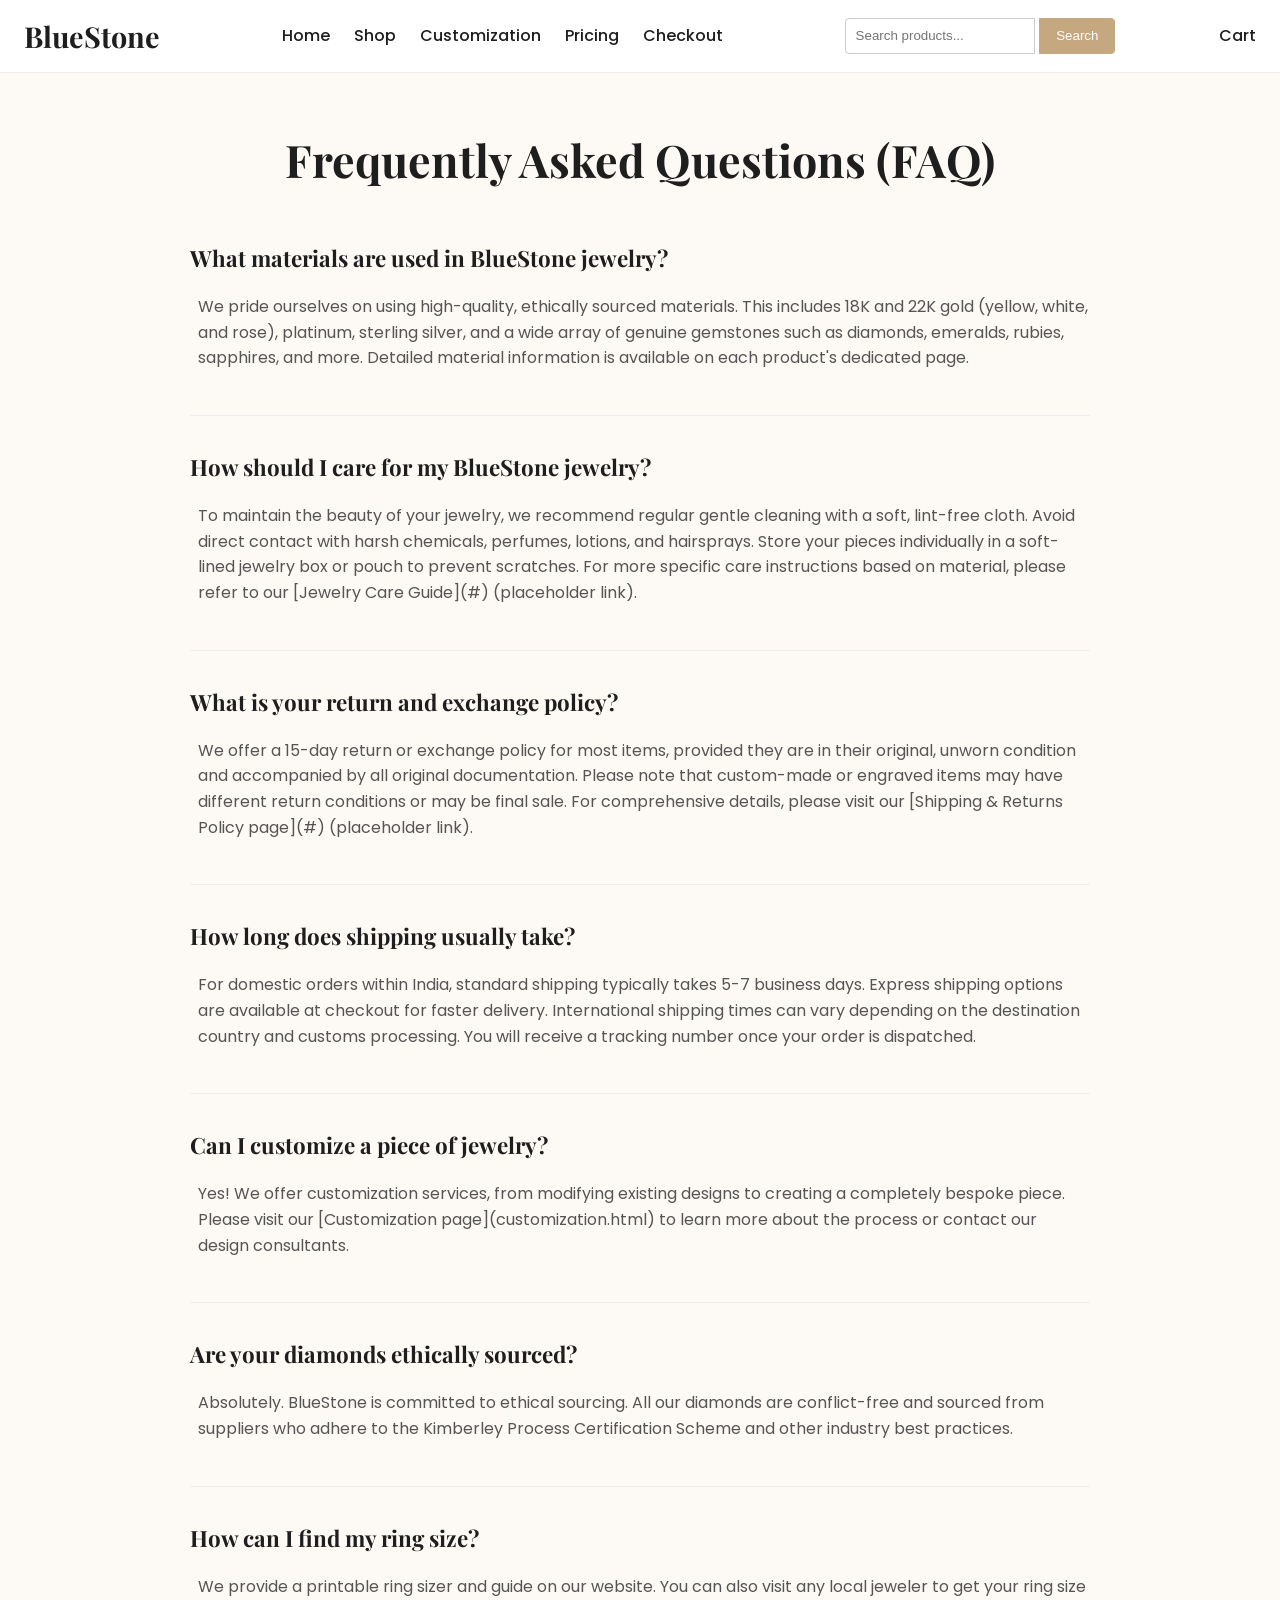
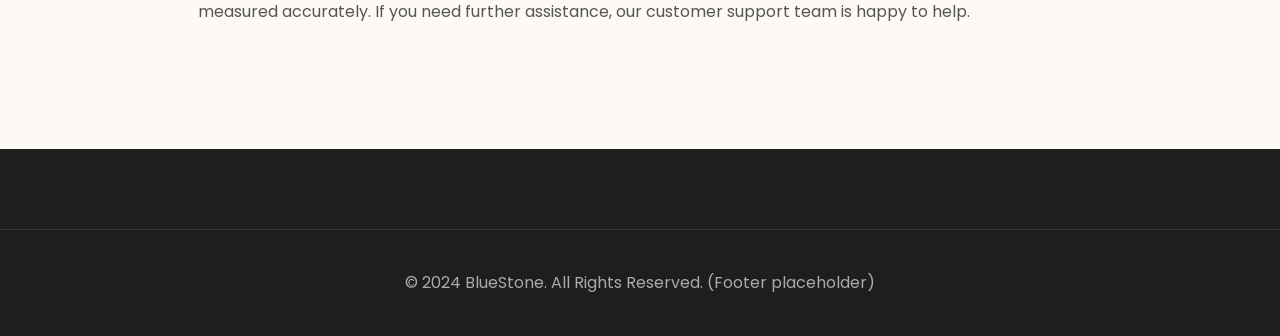
<file: faq.html>
<!DOCTYPE html>
<html lang="en">
<head>
    <meta charset="UTF-8">
    <meta name="viewport" content="width=device-width, initial-scale=1.0">
    <title>FAQ - BlueStone</title>
    <link rel="preconnect" href="https://fonts.googleapis.com">
    <link rel="preconnect" href="https://fonts.gstatic.com" crossorigin>
    <link href="https://fonts.googleapis.com/css2?family=Playfair+Display:wght@300;500;700&family=Poppins:wght@300;500;700&display=swap" rel="stylesheet">
    <link rel="stylesheet" href="css/style.css">
    <!-- <link rel="stylesheet" href="https://cdnjs.cloudflare.com/ajax/libs/font-awesome/5.15.4/css/all.min.css"> -->
</head>
<body>
    <header class="navbar">
        <div class="logo">BlueStone</div>
        <nav>
            <ul>
                <li><a href="index.html">Home</a></li>
                <li><a href="shop.html">Shop</a></li>
                <li><a href="customization.html">Customization</a></li>
                <li><a href="pricing.html">Pricing</a></li>
                <li><a href="checkout-flow.html">Checkout</a></li>
            </ul>
        </nav>
        <div class="search-bar">
            <form id="navbar-search-form" action="shop.html" method="GET">
                <input type="search" id="navbar-search-input" name="search" placeholder="Search products...">
                <button type="submit" id="navbar-search-button" aria-label="Search">Search</button>
            </form>
        </div>
        <div class="cart-icon"><a href="cart.html" style="text-decoration:none; color:inherit;">Cart <span class="cart-count-badge-dynamic" style="display:none;">0</span></a></div>
    </header>

    <main class="page-container">
        <div class="container page-section static-page-content">
            <h1 class="page-main-heading">Frequently Asked Questions (FAQ)</h1>

            <div class="faq-item">
                <h4>What materials are used in BlueStone jewelry?</h4>
                <p>We pride ourselves on using high-quality, ethically sourced materials. This includes 18K and 22K gold (yellow, white, and rose), platinum, sterling silver, and a wide array of genuine gemstones such as diamonds, emeralds, rubies, sapphires, and more. Detailed material information is available on each product's dedicated page.</p>
            </div>

            <div class="faq-item">
                <h4>How should I care for my BlueStone jewelry?</h4>
                <p>To maintain the beauty of your jewelry, we recommend regular gentle cleaning with a soft, lint-free cloth. Avoid direct contact with harsh chemicals, perfumes, lotions, and hairsprays. Store your pieces individually in a soft-lined jewelry box or pouch to prevent scratches. For more specific care instructions based on material, please refer to our [Jewelry Care Guide](#) (placeholder link).</p> <!-- Placeholder link -->
            </div>

            <div class="faq-item">
                <h4>What is your return and exchange policy?</h4>
                <p>We offer a 15-day return or exchange policy for most items, provided they are in their original, unworn condition and accompanied by all original documentation. Please note that custom-made or engraved items may have different return conditions or may be final sale. For comprehensive details, please visit our [Shipping & Returns Policy page](#) (placeholder link).</p> <!-- Placeholder link -->
            </div>

            <div class="faq-item">
                <h4>How long does shipping usually take?</h4>
                <p>For domestic orders within India, standard shipping typically takes 5-7 business days. Express shipping options are available at checkout for faster delivery. International shipping times can vary depending on the destination country and customs processing. You will receive a tracking number once your order is dispatched.</p>
            </div>

            <div class="faq-item">
                <h4>Can I customize a piece of jewelry?</h4>
                <p>Yes! We offer customization services, from modifying existing designs to creating a completely bespoke piece. Please visit our [Customization page](customization.html) to learn more about the process or contact our design consultants.</p>
            </div>

            <div class="faq-item">
                <h4>Are your diamonds ethically sourced?</h4>
                <p>Absolutely. BlueStone is committed to ethical sourcing. All our diamonds are conflict-free and sourced from suppliers who adhere to the Kimberley Process Certification Scheme and other industry best practices.</p>
            </div>
             <div class="faq-item">
                <h4>How can I find my ring size?</h4>
                <p>We provide a printable ring sizer and guide on our website. You can also visit any local jeweler to get your ring size measured accurately. If you need further assistance, our customer support team is happy to help.</p>
            </div>
            <!-- Add more Q&A pairs -->
        </div>
    </main>

    <footer class="site-footer">
        <!-- Footer content will be updated in a later step -->
         <div class="footer-bottom">
            <p>&copy; 2024 BlueStone. All Rights Reserved. (Footer placeholder)</p>
        </div>
    </footer>

    <script src="js/common.js"></script>
    <script src="js/cart.js"></script>
    <!-- Add page-specific JS if any -->
</body>
</html>
</file>
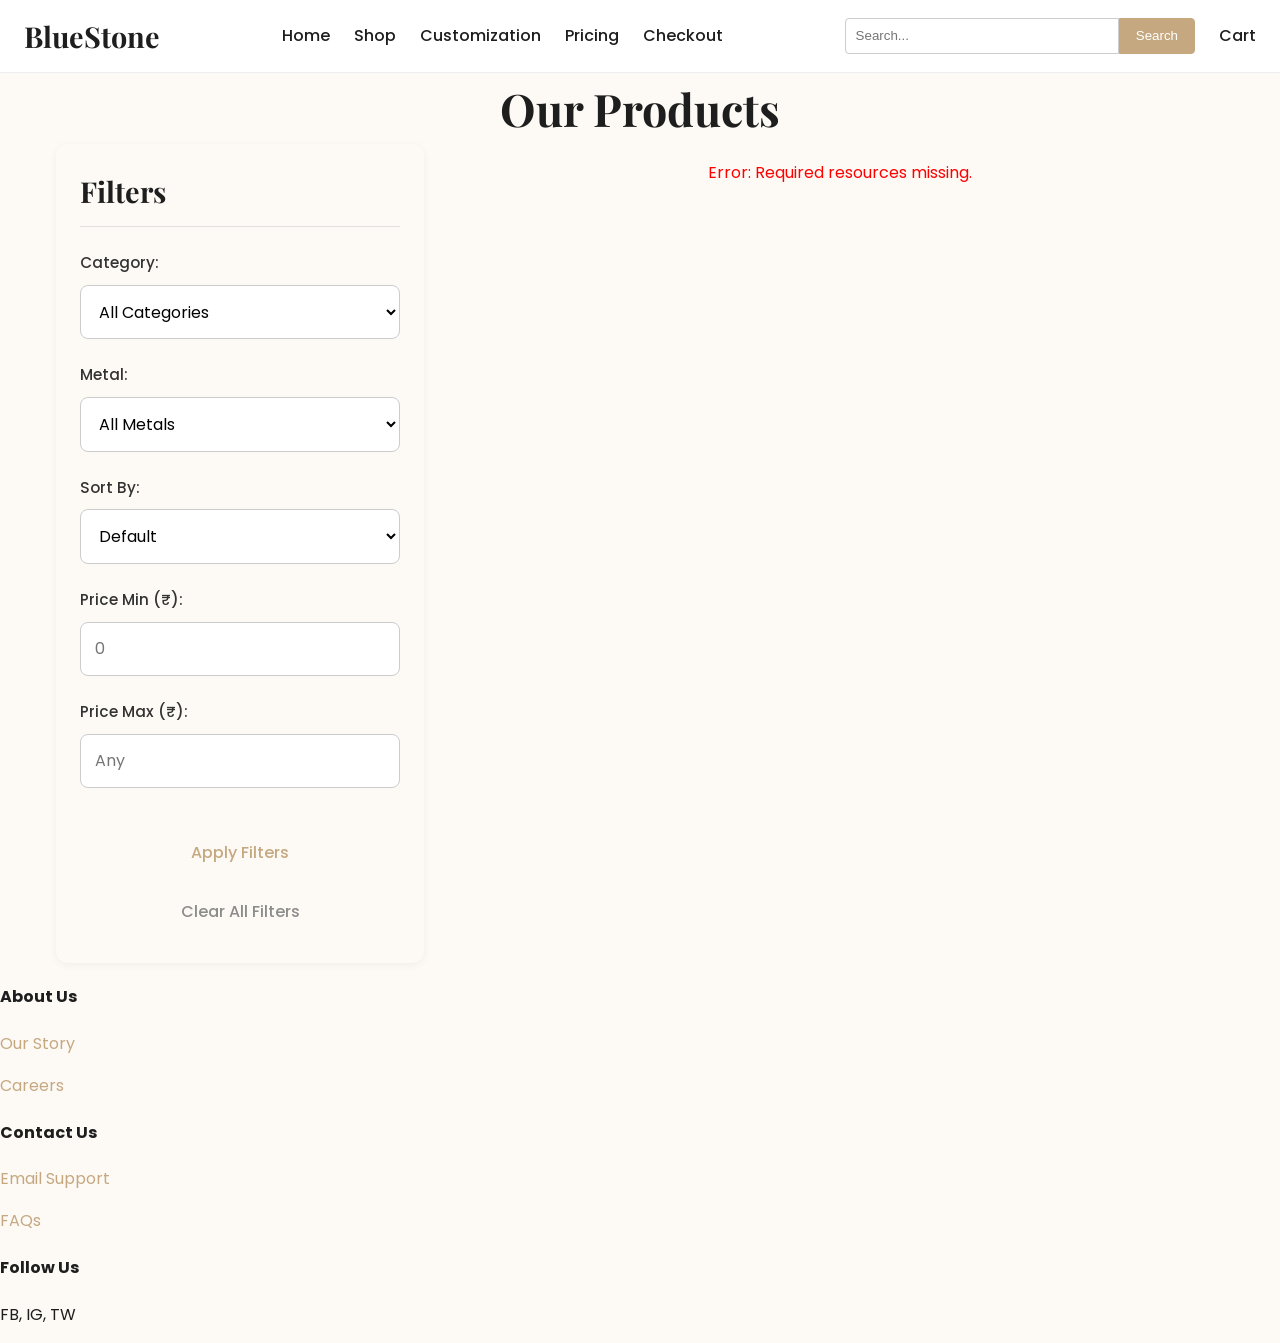
<file: shop.html>
<!DOCTYPE html>
<html lang="en">
<head>
    <meta charset="UTF-8">
    <meta name="viewport" content="width=device-width, initial-scale=1.0">
    <title>BlueStone - Shop Our Products</title>
    <link rel="preconnect" href="https://fonts.googleapis.com">
    <link rel="preconnect" href="https://fonts.gstatic.com" crossorigin>
    <link href="https://fonts.googleapis.com/css2?family=Playfair+Display:wght@300;500;700&family=Poppins:wght@300;500;700&display=swap" rel="stylesheet">
    <link rel="stylesheet" href="css/style.css">
</head>
<body>
    <header class="navbar">
        <div class="logo">BlueStone</div>
        <nav>
            <ul>
                <li><a href="index.html">Home</a></li>
                <li><a href="shop.html">Shop</a></li>
                <li><a href="customization.html">Customization</a></li>
                <li><a href="pricing.html">Pricing</a></li>
                <li><a href="checkout-flow.html">Checkout</a></li>
            </ul>
        </nav>
        <div class="search-bar">
            <input type="search" placeholder="Search...">
            <button>Search</button>
        </div>
        <div class="cart-icon"><a href="cart.html" style="text-decoration:none; color:inherit;">Cart <span class="cart-count-badge-dynamic" style="display:none;">0</span></a></div>
    </header>

    <main class="page-container"> <!-- Using .page-container for consistency -->
        <h1 class="page-main-heading container">Our Products</h1>

        <div class="container shop-page-container">
            <aside class="filter-sidebar">
                <h2>Filters</h2>
                <div class="filter-group">
                    <label for="category-filter">Category:</label>
                    <select id="category-filter">
                        <option value="all">All Categories</option>
                        <!-- Options will be populated by JS -->
                    </select>
                </div>
                <div class="filter-group">
                    <label for="metal-filter">Metal:</label>
                    <select id="metal-filter">
                        <option value="all">All Metals</option>
                        <!-- Options will be populated by JS -->
                    </select>
                </div>
                <div class="filter-group">
                    <label for="sort-by">Sort By:</label>
                    <select id="sort-by">
                        <option value="default">Default</option>
                        <option value="price-asc">Price: Low to High</option>
                        <option value="price-desc">Price: High to Low</option>
                        <option value="name-asc">Name: A to Z</option>
                        <option value="name-desc">Name: Z to A</option>
                    </select>
                </div>
                <div class="filter-group">
                    <label for="price-min">Price Min (₹):</label>
                    <input type="number" id="price-min" placeholder="0" min="0" inputmode="numeric">
                </div>
                <div class="filter-group">
                    <label for="price-max">Price Max (₹):</label>
                    <input type="number" id="price-max" placeholder="Any" min="0" inputmode="numeric">
                </div>
                <button id="apply-filters-btn" class="btn btn-secondary">Apply Filters</button>
                <button id="clear-filters-btn" class="btn btn-outline-secondary" style="margin-top: 0.5rem;">Clear All Filters</button>
            </aside>
            <main class="product-grid-container">
                <div class="loading-indicator" id="shop-loading-indicator" style="display: none;">
                    <div class="loading-spinner"></div>
                    <p>Loading Products...</p>
                </div>
                <div class="product-grid" id="shop-product-grid">
                    <!-- Hidden product card template -->
                    <div class="product-card" id="product-card-template" style="display: none;">
                        <div class="product-image-container">
                            <a href="#" class="product-link"> <!-- Href will be set by JS -->
                                <img src="https://via.placeholder.com/300x300/FDF9F5/1E1E1E?text=Loading..." alt="Product Image" class="product-image">
                            </a>
                        </div>
                        <div class="product-info">
                             <!-- Name will be wrapped in link by JS -->
                            <h3 class="product-name-placeholder">Product Name</h3>
                            <p class="product-price">₹--</p>
                        </div>
                        <div class="product-actions">
                             <a href="#" class="wishlist-icon" title="Add to Wishlist">❤</a>
                             <button class="btn btn-secondary add-to-cart-btn" data-product-id="">Add to Cart</button> <!-- data-product-id by JS -->
                        </div>
                    </div>
                    <!-- Products will be dynamically inserted here by JavaScript -->
                </div>
            </main>
        </div>
    </main>

    <footer>
        <div class="footer-section">
            <h4>About Us</h4>
            <p><a href="#">Our Story</a></p>
            <p><a href="#">Careers</a></p>
        </div>
        <div class="footer-section">
            <h4>Contact Us</h4>
            <p><a href="#">Email Support</a></p>
            <p><a href="#">FAQs</a></p>
        </div>
        <div class="footer-section">
            <h4>Follow Us</h4>
            <p>FB, IG, TW</p>
        </div>
    </footer>

    <script src="js/common.js"></script>
    <script src="js/cart.js"></script>
    <script src="js/shop.js"></script>
</body>
</html>
</file>
<file: css/style.css>
/* Basic Body Styling */
body {
    font-family: 'Poppins', sans-serif;
    color: #1E1E1E; /* Charcoal Black */
    background-color: #FDF9F5; /* Warm Off-white */
    margin: 0;
    padding: 0;
    box-sizing: border-box;
    line-height: 1.6;
}

p {
    font-size: 1rem;
    line-height: 1.6;
}

/* Navbar Styling */
.navbar {
    display: flex;
    justify-content: space-between;
    align-items: center;
    padding: 0.8rem 1.5rem; /* Slightly reduced padding for more space */
    background-color: #FFFFFF;
    border-bottom: 1px solid #EEEEEE;
    transition: box-shadow 0.3s ease;
    flex-wrap: wrap; /* Allow navbar items to wrap on small screens */
    gap: 0.5rem; /* Gap between items when they wrap */
}

.logo {
    font-family: 'Playfair Display', serif;
    font-weight: 700;
    font-size: 1.8rem;
    color: #1E1E1E;
    flex-shrink: 0; /* Prevent logo from shrinking too much */
}

.navbar nav { /* Allow nav to take available space and wrap its items */
    flex-grow: 1; /* Allow nav to grow */
}

.navbar nav ul {
    list-style: none;
    padding: 0;
    margin: 0;
    display: flex; /* Align nav items in a row */
    flex-wrap: wrap; /* Allow nav links to wrap */
    justify-content: center; /* Center nav links if they wrap to new line */
    gap: 0.5rem 1rem; /* Spacing for wrapped links */
}

.navbar nav ul li {
    display: inline-block; /* Keep, but flex handles spacing better */
    /* margin-left: 1.5rem; Replaced by gap */
}

.navbar nav ul li a {
    text-decoration: none;
    color: #1E1E1E;
    font-weight: 500;
    transition: color 0.2s ease;
    padding: 0.5rem 0.25rem; /* Add some padding for tap targets */
}

.navbar nav ul li a:hover,
.navbar nav ul li a:focus-visible {
    color: #C5A880;
    outline: none;
}
a, a:visited {
    color: #C5A880;
    text-decoration: none;
    transition: color 0.2s ease, text-decoration-color 0.2s ease;
}
a:hover, a:focus-visible {
    color: #1E1E1E;
    text-decoration: underline;
    outline: none;
}
a:focus-visible {
    outline: 2px solid #C5A880;
    outline-offset: 2px;
    border-radius: 2px;
}


.search-bar {
    display: flex;
    align-items: center;
    flex-grow: 1; /* Allow search bar to take space on smaller screens when nav wraps */
    min-width: 200px; /* Minimum width before it gets too small */
    max-width: 350px; /* Max width on larger screens */
}

.search-bar input[type="search"] {
    padding: 0.6rem; /* Consistent padding */
    border: 1px solid #CCCCCC;
    border-radius: 4px 0 0 4px;
    outline: none;
    transition: border-color 0.3s ease, box-shadow 0.3s ease;
    flex-grow: 1; /* Input takes available space in search bar */
    min-width: 120px; /* Ensure input is usable */
}
.search-bar input[type="search"]:focus {
    border-color: #C5A880;
    box-shadow: 0 0 0 3px rgba(197, 168, 128, 0.3);
}


.search-bar button {
    padding: 0.6rem 1rem; /* Consistent padding */
    border: 1px solid #C5A880;
    background-color: #C5A880;
    color: #FFFFFF;
    border-radius: 0 4px 4px 0;
    cursor: pointer;
    transition: background-color 0.3s ease;
}
.search-bar button:hover {
    background-color: #b08d57;
}


.cart-icon {
    font-weight: 500;
    padding-left: 1rem; /* Adjusted padding */
    position: relative;
    flex-shrink: 0; /* Prevent cart icon from shrinking */
}
.cart-icon a {
    text-decoration: none;
    color: inherit;
    display: inline-flex; /* For better alignment of badge */
    align-items: center;
}

/* Footer Styling - Enhanced */
.site-footer {
    background-color: #1E1E1E;
    color: #FDF9F5;
    padding: 3rem 0 0 0;
    margin-top: 3rem;
    font-family: 'Poppins', sans-serif;
}

.footer-content {
    display: flex;
    flex-wrap: wrap;
    justify-content: space-between;
    gap: 2rem;
}

.footer-column {
    flex: 1 1 220px;
    min-width: 200px;
    margin-bottom: 1.5rem;
}

.footer-column h4 {
    font-family: 'Playfair Display', serif;
    color: #C5A880;
    margin-bottom: 1.25rem;
    font-size: 1.3rem;
    font-weight: 600;
}

.footer-column ul {
    list-style: none;
    padding: 0;
}

.footer-column ul li {
    margin-bottom: 0.85rem;
}

.footer-column ul li a {
    color: #E0E0E0;
    text-decoration: none;
    transition: color 0.2s ease, padding-left 0.2s ease;
}

.footer-column ul li a:hover {
    color: #FFFFFF;
    padding-left: 4px;
}

.social-media-links a {
    color: #E0E0E0;
    margin-right: 1.25rem;
    font-size: 1.6rem;
    transition: color 0.2s ease, transform 0.2s ease;
}
.social-media-links a:hover {
    color: #FFFFFF;
    transform: scale(1.1);
}
.social-media-links a:last-child {
    margin-right: 0;
}


#newsletter-signup-form-footer {
    display: flex;
    margin-top: 0.5rem;
}
#newsletter-signup-form-footer input[type="email"] {
    flex-grow: 1;
    padding: 0.75rem;
    border: 1px solid #555;
    background-color: #2a2a2a;
    color: white;
    border-radius: 4px 0 0 4px;
    outline: none;
    font-size: 0.9rem;
}
#newsletter-signup-form-footer input[type="email"]::placeholder {
    color: #aaa;
}
#newsletter-signup-form-footer button {
    border-radius: 0 4px 4px 0;
    padding: 0.75rem 1rem;
    font-size: 0.9rem;
    height: auto;
}

.footer-bottom {
    text-align: center;
    padding: 1.5rem 1rem;
    margin-top: 2rem;
    border-top: 1px solid #383838;
    font-size: 0.9rem;
    color: #aaa;
}


/* Hero Section & Carousel Styling */
.hero-section {
    position: relative;
    overflow: hidden;
    min-height: 400px;
    height: 70vh;
    max-height: 700px;
    display: flex;
    align-items: center;
    justify-content: center;
}

#hero-carousel {
    width: 100%;
    height: 100%;
    position: relative;
}

.hero-slide {
    width: 100%;
    height: 100%;
    background-size: cover;
    background-position: center;
    position: absolute;
    top: 0;
    left: 0;
    opacity: 0;
    transition: opacity 0.8s ease-in-out;
    visibility: hidden;
    display: flex;
    align-items: center;
    justify-content: center;
    text-align: center;
}

.hero-slide.active {
    opacity: 1;
    visibility: visible;
    z-index: 1;
}


.hero-content {
    max-width: 800px;
    background-color: rgba(0, 0, 0, 0.4);
    padding: 2rem 3rem;
    border-radius: 8px;
    color: #FFFFFF;
}

.hero-content h1 {
    font-family: 'Playfair Display', serif;
    font-size: 3.5rem;
    font-weight: 700;
    margin-bottom: 1rem;
    color: #FFFFFF;
}

.hero-content p {
    font-family: 'Poppins', sans-serif;
    font-size: 1.3rem;
    margin-bottom: 2rem;
    color: #f0f0f0;
    line-height: 1.6;
}


.hero-nav {
    position: absolute;
    bottom: 25px;
    left: 50%;
    transform: translateX(-50%);
    z-index: 2;
}

.hero-nav button {
    background: rgba(0,0,0,0.6);
    color: white;
    border: none;
    padding: 10px 15px; /* Adjusted for mobile */
    margin: 0 5px;
    cursor: pointer;
    border-radius: 50%;
    font-size: 1.1rem; /* Adjusted */
    transition: background-color 0.3s ease;
    min-width: 44px; /* Tap target */
    min-height: 44px; /* Tap target */
}
.hero-nav button:hover {
    background: rgba(0,0,0,0.8);
}


.btn,
.cta-button,
.add-to-cart-btn,
.add-to-cart-primary-btn,
.place-order-btn-updated,
#apply-filters-btn,
#clear-filters-btn {
    display: inline-block;
    padding: 0.9rem 1.6rem; /* Standardized padding */
    font-size: 1rem;
    font-family: 'Poppins', sans-serif;
    font-weight: 500;
    border-radius: 12px;
    transition: background-color 0.3s ease, color 0.3s ease, border-color 0.3s ease, transform 0.2s ease, box-shadow 0.3s ease;
    border: 1px solid transparent;
    cursor: pointer;
    text-decoration: none;
    text-align: center;
    line-height: 1.4; /* Ensure text vertical center */
    min-height: 44px; /* Basic tap target size */
    box-sizing: border-box;
}
.btn:disabled, button:disabled {
    background-color: #cccccc !important;
    color: #666666 !important;
    border-color: #cccccc !important;
    cursor: not-allowed !important;
    box-shadow: none !important;
    transform: none !important;
}


.btn-primary, .add-to-cart-primary-btn {
    background-color: #C5A880;
    color: #1E1E1E;
}
.btn-primary:hover, .add-to-cart-primary-btn:hover {
    background-color: #1E1E1E;
    color: #C5A880;
    border-color: #C5A880;
    transform: translateY(-2px);
}

.btn-secondary, .add-to-cart-btn {
    background-color: transparent;
    color: #C5A880;
    border: 1px solid #C5A880;
}
.btn-secondary:hover, .add-to-cart-btn:hover {
    background-color: #C5A880;
    color: #1E1E1E;
    transform: translateY(-2px);
}

.btn-outline-secondary {
    background-color: transparent;
    color: #8C8C8C;
    border: 1px solid #ccc;
}
.btn-outline-secondary:hover {
    background-color: #f0f0f0;
    color: #1E1E1E;
    border-color: #bbb;
}
.btn-sm {
    padding: 0.6rem 1rem !important;
    font-size: 0.9rem !important;
}


.cta-button {
    background-color: #C5A880;
    color: #1E1E1E;
    padding: 1rem 2rem;
}
.cta-button:hover {
    background-color: #1E1E1E;
    color: #C5A880;
    border: 1px solid #C5A880;
    transform: translateY(-2px);
}


/* Shop by Category Section Styling */
.shop-by-category-section {
    text-align: center;
    background-color: #FFFFFF;
}

.shop-by-category-section h2 {
    font-family: 'Playfair Display', serif;
    font-size: 2.5rem;
    font-weight: 700;
    margin-bottom: 2.5rem;
    color: #1E1E1E;
    text-align: center;
}

.category-container {
    display: flex;
    flex-wrap: wrap;
    justify-content: center;
    gap: 1.5rem;
}

.category-item {
    text-align: center;
    width: 150px;
    padding: 1rem;
    background-color: #FDF9F5;
    border: 1px solid #E0E0E0;
    border-radius: 12px;
    transition: transform 0.3s ease, box-shadow 0.3s ease;
    cursor: pointer;
}

.category-item:hover {
    box-shadow: 0 6px 20px rgba(0,0,0,0.12);
    transform: translateY(-5px);
}

.category-icon {
    width: 80px;
    height: 80px;
    background-color: #E0E0E0;
    border-radius: 50%;
    margin: 0 auto 0.75rem auto;
    display: flex;
    align-items: center;
    justify-content: center;
    font-size: 1.8rem;
    color: #8C8C8C;
}

.category-icon span {
    display: block;
}

.category-item h3 {
    font-family: 'Poppins', sans-serif;
    font-size: 1rem;
    font-weight: 500;
    color: #1E1E1E;
    margin: 0;
}

/* Product Grid (Used on index, shop) */
.new-arrivals-section {
    background-color: #FDF9F5;
}

.filter-controls {
    margin-bottom: 1.5rem;
    text-align: center;
    padding: 0.5rem;
    background-color: #f0f0f0;
    color: #8C8C8C;
    border-radius: 8px;
}

.product-grid {
    display: grid;
    grid-template-columns: repeat(auto-fit, minmax(280px, 1fr));
    gap: 1.5rem;
}

.product-card {
    background-color: #FFFFFF;
    border: 1px solid #E0E0E0;
    border-radius: 12px;
    overflow: hidden;
    transition: transform 0.3s ease, box-shadow 0.3s ease, border-color 0.3s ease;
    box-shadow: 0 2px 5px rgba(0,0,0,0.05);
    display: flex;
    flex-direction: column;
}

.product-card:hover {
    transform: translateY(-5px);
    box-shadow: 0 8px 25px rgba(0,0,0,0.12);
}

.product-image-container {
    width: 100%;
    position: relative;
}

.product-image-container img {
    width: 100%;
    height: auto;
    display: block;
    aspect-ratio: 1 / 1;
    object-fit: cover;
}

.product-info {
    padding: 1rem;
    text-align: left;
    flex-grow: 1;
}

.product-card h3 {
    font-family: 'Poppins', sans-serif;
    font-size: 1.1rem;
    font-weight: 500;
    color: #1E1E1E;
    margin: 0 0 0.5rem 0;
}
.product-card h3 a,
.product-card .product-name {
    text-decoration: none;
    color: #1E1E1E;
    font-family: 'Poppins', sans-serif;
    font-size: 1.1rem;
    font-weight: 600;
    margin: 0 0 0.5rem 0;
    display: block;
    transition: color 0.2s ease;
}
.product-card h3 a:hover,
.product-card .product-name:hover {
    color: #C5A880;
}


.product-price {
    font-family: 'Poppins', sans-serif;
    font-size: 1rem;
    font-weight: 700;
    color: #1E1E1E;
    margin: 0 0 0.75rem 0;
}

.product-actions {
    padding: 0 1rem 1rem 1rem;
    display: flex;
    justify-content: space-between;
    align-items: center;
    margin-top: auto;
}

.wishlist-icon {
    font-size: 1.5rem;
    color: #8C8C8C;
    text-decoration: none;
    cursor: pointer;
    background: none;
    border: none;
    padding: 0;
    transition: color 0.2s ease;
}

.wishlist-icon:hover {
    color: #E67E22;
}


/* Product Detail Page Styling */
.product-detail-container {
    display: flex;
    flex-wrap: wrap;
    padding: 2rem 1.5rem;
    gap: 2rem;
    max-width: 1200px;
    margin: 2rem auto;
    background-color: #FFFFFF;
    border-radius: 8px;
}

.product-image-gallery {
    flex: 1 1 50%;
    max-width: 500px;
    min-width: 300px;
    display: flex;
    flex-direction: column;
    align-items: center;
}
.pdp-image-zoom-container {
    position: relative;
    width: 100%;
    margin-bottom: 1rem;
}
.main-product-image {
    display: block;
    width: 100%;
    height: auto;
    border-radius: 12px;
    border: 1px solid #E0E0E0;
    cursor: crosshair;
}
.zoom-preview {
    display: none;
    position: absolute;
    top: 0;
    left: 102%;
    width: 100%;
    height: 100%;
    background-repeat: no-repeat;
    border: 1px solid #ccc;
    box-shadow: 0 5px 15px rgba(0,0,0,0.2);
    z-index: 100;
    pointer-events: none;
    background-color: #fff;
}


.thumbnail-images {
    display: flex;
    flex-wrap: wrap;
    gap: 0.5rem;
    justify-content: center;
    margin-top: 1rem;
}
.thumbnail-images img {
    width: 80px;
    height: 80px;
    border: 1px solid #ccc;
    border-radius: 4px;
    cursor: pointer;
    object-fit: cover;
    transition: border-color 0.3s ease, box-shadow 0.3s ease;
}
.thumbnail-images img:hover, .thumbnail-images img.active-thumb {
    border-color: #C5A880;
    box-shadow: 0 0 5px rgba(197, 168, 128, 0.5);
}


.product-details-info {
    flex: 1 1 45%;
    min-width: 300px;
    display: flex;
    flex-direction: column;
}

.product-details-info h1 {
    font-family: 'Playfair Display', serif;
    font-size: 2.5rem;
    font-weight: 700;
    color: #1E1E1E;
    margin: 0 0 0.75rem 0;
    line-height: 1.2;
}

.product-detail-price {
    font-size: 1.8rem;
    font-weight: 700;
    color: #E67E22;
    margin-bottom: 1.5rem;
}

.product-options {
    margin-bottom: 1.5rem;
}
.product-options .form-group {
    margin-bottom: 1rem;
}
.product-options label {
    display: block;
    margin-bottom: 0.5rem;
    font-family: 'Poppins', sans-serif;
    font-weight: 500;
    color: #1E1E1E;
}
.product-options select {
    padding: 0.85rem;
    border-radius: 8px;
    border: 1px solid #ccc;
    width: 100%;
    max-width: 280px;
    font-family: 'Poppins', sans-serif;
    font-size: 1rem;
    background-color: #FDF9F5;
    transition: border-color 0.3s ease, box-shadow 0.3s ease;
}
.product-options select:focus {
    border-color: #C5A880;
    outline: none;
    box-shadow: 0 0 0 3px rgba(197, 168, 128, 0.3);
}


.quantity-selector label {
    display: block;
    margin-bottom: 0.5rem;
    font-family: 'Poppins', sans-serif;
    font-weight: 500;
}
.quantity-selector input[type="number"] {
     padding: 0.85rem;
    border-radius: 8px;
    border: 1px solid #ccc;
    width: 70px;
    font-family: 'Poppins', sans-serif;
    font-size: 1rem;
    text-align: center;
    background-color: #FDF9F5;
    transition: border-color 0.3s ease, box-shadow 0.3s ease;
}
.quantity-selector input[type="number"]:focus {
    border-color: #C5A880;
    outline: none;
    box-shadow: 0 0 0 3px rgba(197, 168, 128, 0.3);
}

.product-description {
    margin-top: 2rem;
    padding-top: 1rem;
    border-top: 1px solid #E0E0E0;
}
.product-description h3 {
    font-family: 'Playfair Display', serif;
    font-size: 1.5rem;
    margin-bottom: 0.75rem;
    color: #1E1E1E;
}
.product-description p {
    line-height: 1.7;
    color: #555555;
    font-family: 'Poppins', sans-serif;
    font-size: 0.95rem;
}

/* PDP Tabs */
.pdp-details-tabs {
    margin-top: 2.5rem;
    border-top: 1px solid #e0e0e0;
    padding-top: 1.5rem;
}
.tab-navigation {
    display: flex;
    border-bottom: 2px solid #eee;
    margin-bottom: 1.5rem;
    flex-wrap: wrap;
}
.tab-button {
    padding: 0.8rem 1.5rem;
    background: transparent;
    border: none;
    cursor: pointer;
    font-family: 'Poppins', sans-serif;
    font-size: 1rem;
    color: #8C8C8C;
    border-bottom: 3px solid transparent;
    margin-right: 0.5rem;
    transition: color 0.3s ease, border-color 0.3s ease;
    white-space: nowrap;
}
.tab-button.active {
    color: #1E1E1E;
    border-bottom-color: #C5A880;
    font-weight: 600;
}
.tab-button:hover:not(.active) {
    color: #333;
    border-bottom-color: #ddd;
}
.tab-content-panel {
    display: none;
    padding: 1rem 0.5rem;
    line-height: 1.7;
    font-family: 'Poppins', sans-serif;
    font-size: 0.95rem;
}
.tab-content-panel.active {
    display: block;
}
.tab-content-panel h4 {
    font-family: 'Playfair Display', serif;
    font-size: 1.3rem;
    color: #1E1E1E;
    margin: 0 0 1rem 0;
}
#pdp-specs-list {
    list-style: none;
    padding: 0;
}
#pdp-specs-list li {
    margin-bottom: 0.6rem;
    display: flex;
    justify-content: space-between;
    padding-bottom: 0.4rem;
    border-bottom: 1px dashed #f0f0f0;
}
#pdp-specs-list li:last-child {
    border-bottom: none;
}
#pdp-specs-list li span {
    font-weight: 500;
    color: #333;
}


/* PDP Customer Reviews */
.pdp-customer-reviews .section-title {
    margin-bottom: 1.5rem;
}
.review-summary {
    margin-bottom: 1.5rem;
    font-size: 1.1rem;
    text-align: center;
}
.average-rating {
    font-weight: bold;
    color: #E67E22;
    font-size: 1.3rem;
}
.review-item {
    border: 1px solid #f0f0f0;
    background-color: #FDF9F5;
    padding: 1.5rem;
    margin-bottom: 1rem;
    border-radius: 8px;
}
.review-rating {
    color: #E67E22;
    margin-bottom: 0.5rem;
    font-size:1.1rem;
}
.review-author {
    font-family: 'Playfair Display', serif;
    font-weight: 600;
    font-size: 1.1rem;
    margin: 0.5rem 0 0.3rem 0;
    color: #1E1E1E;
}
.review-text {
    font-size: 0.95rem;
    line-height: 1.6;
    color: #333;
}


/* General page container styling */
.page-container {
    max-width: 1200px;
    margin: 0 auto;
    padding: 0 1.5rem;
}

.page-main-heading {
    text-align: center;
    font-family: 'Playfair Display', serif;
    font-size: 2.8rem;
    font-weight: 700;
    color: #1E1E1E;
    margin: 2rem 0 2.5rem 0;
}

/* Customization Page Specific Styles */
.tabs-container {
    display: flex;
    margin-bottom: 1.5rem;
    border-bottom: 2px solid #eee;
    justify-content: center;
    overflow-x: auto;
    white-space: nowrap;
}

.tab-link {
    padding: 0.8rem 1.5rem;
    cursor: pointer;
    background-color: transparent;
    border: none;
    font-family: 'Poppins', sans-serif;
    font-size: 1.1rem;
    color: #8C8C8C;
    border-bottom: 3px solid transparent;
    transition: color 0.3s ease, border-color 0.3s ease;
    flex-shrink: 0;
}

.tab-link.active {
    color: #1E1E1E;
    border-bottom: 3px solid #C5A880;
    font-weight: 600;
}

.tab-content {
    display: none;
    padding: 1rem 0;
}

.tab-content.active {
    display: block;
}

.customization-layout {
    display: flex;
    gap: 2rem;
    flex-wrap: wrap;
    margin-bottom: 2rem;
    background-color: #FDF9F5;
    padding: 2rem;
    border-radius: 12px;
    box-shadow: 0 4px 15px rgba(0,0,0,0.05);
}

.customization-controls {
    flex: 1 1 350px;
    min-width: 300px;
}

.customization-preview-area {
    flex: 1 1 400px;
    min-width: 300px;
    display: flex;
    align-items: center;
    justify-content: center;
}

.main-preview-image {
    width: 100%;
    max-width: 400px;
    height: 350px;
    background-color: #e0e0e0;
    border-radius: 12px;
    display: flex;
    align-items: center;
    justify-content: center;
    color: #8C8C8C;
    font-style: italic;
    border: 1px solid #ccc;
    box-shadow: 0 4px 10px rgba(0,0,0,0.1);
    font-size: 1.1rem;
}

.customization-controls label {
    display: block;
    margin-bottom: 0.6rem;
    font-weight: 500;
    font-family: 'Poppins', sans-serif;
    color: #1E1E1E;
    font-size: 1rem;
}

#ai-prompt-input,
.customization-controls select {
    width: 100%;
    padding: 0.85rem;
    margin-bottom: 1.25rem;
    border: 1px solid #ccc;
    border-radius: 8px;
    font-family: 'Poppins', sans-serif;
    font-size: 1rem;
    background-color: #FFFFFF;
    box-sizing: border-box;
    transition: border-color 0.3s ease, box-shadow 0.3s ease;
}
#ai-prompt-input:focus,
.customization-controls select:focus {
    border-color: #C5A880;
    outline: none;
    box-shadow: 0 0 0 3px rgba(197, 168, 128, 0.3);
}


#ai-prompt-input {
    min-height: 120px;
    line-height: 1.5;
}

.pricing-breakdown {
    margin-top: 1.5rem;
    padding: 1.5rem;
    background-color: #ffffff;
    border-radius: 8px;
    border: 1px solid #e0e0e0;
    box-shadow: 0 2px 5px rgba(0,0,0,0.03);
}

.pricing-breakdown h4 {
    font-family: 'Playfair Display', serif;
    font-size: 1.4rem;
    margin-bottom: 1rem;
    color: #1E1E1E;
    border-bottom: 1px solid #eee;
    padding-bottom: 0.5rem;
}

.pricing-breakdown p {
    margin-bottom: 0.6rem;
    display: flex;
    justify-content: space-between;
    font-family: 'Poppins', sans-serif;
    font-size: 1rem;
    color: #333;
}

.pricing-breakdown p span {
    font-weight: 500;
    color: #1E1E1E;
}

.pricing-breakdown p.total-estimate {
    font-weight: 700;
    font-size: 1.3rem;
    color: #1E1E1E;
    border-top: 2px solid #C5A880;
    padding-top: 0.75rem;
    margin-top: 0.75rem;
}

.pricing-breakdown p.total-estimate span {
    color: #E67E22;
}

.action-buttons {
    margin-top: 2rem;
    display: flex;
    gap: 1rem;
    justify-content: flex-start;
    flex-wrap: wrap;
}


.inspiration-gallery-section {
    margin-top: 3rem;
    padding-top: 2rem;
    border-top: 2px solid #e0e0e0;
}

.inspiration-gallery-section h2 {
    text-align: center;
    font-family: 'Playfair Display', serif;
    margin-bottom: 2rem;
    font-size: 2.2rem;
    color: #1E1E1E;
}

.inspiration-gallery {
    display: flex;
    overflow-x: auto;
    gap: 1.5rem;
    padding: 1rem 0.5rem;
    -ms-overflow-style: none;
    scrollbar-width: none;
}
.inspiration-gallery::-webkit-scrollbar {
    display: none;
}

.inspiration-item.product-card {
    flex: 0 0 230px;
    border: 1px solid #e0e0e0;
    border-radius: 12px;
    background-color: #FFFFFF;
    box-shadow: 0 4px 10px rgba(0,0,0,0.05);
    transition: transform 0.3s ease, box-shadow 0.3s ease;
}
.inspiration-item.product-card:hover {
    transform: translateY(-5px);
    box-shadow: 0 6px 15px rgba(0,0,0,0.1);
}

.inspiration-item .product-image-container img {
    width: 100%;
    height: 180px;
    object-fit: cover;
    border-top-left-radius: 12px;
    border-top-right-radius: 12px;
}
.inspiration-item .product-info {
    padding: 1rem;
    text-align: center;
}
.inspiration-item .product-info h3 {
    font-size: 1.1rem;
    margin-bottom: 0.5rem;
    font-family: 'Poppins', sans-serif;
    font-weight: 600;
}
.inspiration-item .product-price {
    font-size: 1rem;
    color: #E67E22;
    font-weight: 700;
}


/* Pricing Page Specific Styles */
.pricing-details-section {
    padding: 2rem 1.5rem;
    margin: 0 auto 2rem auto;
    background-color: #FDF9F5;
    border-radius: 12px;
    box-shadow: 0 2px 10px rgba(0,0,0,0.05);
    max-width: 900px;
}

.pricing-details-section h2 {
    font-family: 'Playfair Display', serif;
    font-size: 2rem;
    font-weight: 700;
    margin-bottom: 1.5rem;
    color: #1E1E1E;
    text-align: center;
}

.cost-breakdown .breakdown-item {
    display: flex;
    justify-content: space-between;
    padding: 0.75rem 0;
    border-bottom: 1px solid #eee;
    font-family: 'Poppins', sans-serif;
}
.cost-breakdown .breakdown-item:last-child {
    border-bottom: none;
}
.cost-breakdown .breakdown-item p {
    margin: 0;
    font-size: 1.1rem;
    color: #333;
}
.cost-breakdown .breakdown-item p:last-child span {
    font-weight: 600;
    color: #1E1E1E;
}
.cost-breakdown .total-final-price p {
    font-size: 1.3rem;
    font-weight: 700;
}
.cost-breakdown .total-final-price span {
    color: #E67E22;
}

.emi-simulation label {
    display: block;
    margin-bottom: 0.5rem;
    font-weight: 500;
    font-family: 'Poppins', sans-serif;
    color: #1E1E1E;
    text-align: center;
}
.emi-simulation select#emi-months-select {
    width: 100%;
    max-width: 300px;
    padding: 0.85rem;
    margin: 0 auto 1rem auto;
    border: 1px solid #ccc;
    border-radius: 8px;
    display: block;
    font-family: 'Poppins', sans-serif;
    font-size: 1rem;
    transition: border-color 0.3s ease, box-shadow 0.3s ease;
}
.emi-simulation select#emi-months-select:focus {
    border-color: #C5A880;
    outline: none;
    box-shadow: 0 0 0 3px rgba(197, 168, 128, 0.3);
}

.emi-simulation .monthly-emi-display {
    font-size: 1.3rem;
    font-weight: 700;
    color: #1E1E1E;
    text-align: center;
    margin-top: 1rem;
    padding: 1rem;
    background-color: #fff;
    border-radius: 8px;
    border: 1px dashed #C5A880;
}
.emi-simulation .monthly-emi-display span {
    color: #E67E22;
}

.bundle-discounts .bundle-offer-example h3 {
    font-family: 'Playfair Display', serif;
    font-size: 1.5rem;
    text-align: center;
    margin-bottom: 0.5rem;
    color: #1E1E1E;
}
.bundle-discounts .bundle-deal-text {
    text-align: center;
    font-size: 1.1rem;
    color: #4CAF50;
    margin-bottom: 1.5rem;
    font-weight: 500;
}
.bundle-discounts .bundle-items-horizontal {
    display: flex;
    gap: 1rem;
    overflow-x: auto;
    padding: 1rem 0.5rem;
    justify-content: flex-start;
    -ms-overflow-style: none;
    scrollbar-width: none;
}
.bundle-discounts .bundle-items-horizontal::-webkit-scrollbar {
    display: none;
}
.bundle-discounts .bundle-item-card {
    flex: 0 0 180px;
    padding: 1rem;
    background-color: #fff;
    border: 1px solid #ddd;
    border-radius: 8px;
    text-align: center;
    box-shadow: 0 1px 4px rgba(0,0,0,0.05);
    transition: transform 0.2s ease;
}
.bundle-discounts .bundle-item-card:hover {
    transform: translateY(-3px);
}
.bundle-discounts .bundle-item-card img {
    width: 100%;
    max-width: 120px;
    height: auto;
    aspect-ratio: 1/1;
    object-fit: cover;
    margin-bottom: 0.75rem;
    border-radius: 4px;
}
.bundle-discounts .bundle-item-card p {
    margin: 0.3rem 0;
    font-size: 0.9rem;
    font-family: 'Poppins', sans-serif;
    color: #333;
}
.bundle-discounts .bundle-item-card p:last-child {
    font-weight: 600;
    color: #1E1E1E;
    font-size: 1rem;
}

.market-comparison > p {
    text-align: center;
    margin-bottom: 1.5rem;
    font-size: 1.05rem;
    color: #333;
    font-family: 'Poppins', sans-serif;
}
.price-comparison-table {
    width: 100%;
    border-collapse: collapse;
    margin-top: 1rem;
    box-shadow: 0 1px 3px rgba(0,0,0,0.05);
}
.price-comparison-table th,
.price-comparison-table td {
    border: 1px solid #ddd;
    padding: 0.85rem 1rem;
    text-align: left;
    font-family: 'Poppins', sans-serif;
    font-size: 1rem;
}
.price-comparison-table th {
    background-color: #f0f0f0;
    font-weight: 600;
    color: #1E1E1E;
}
.price-comparison-table tbody tr:nth-child(even) {
    background-color: #f9f9f9;
}
.price-comparison-table tbody tr:hover {
    background-color: #f1f1f1;
}
.price-comparison-table .our-price {
    font-weight: 700;
    color: #4CAF50;
}


/* Styles for Landing Page (index.html) enhancements */
.page-section {
    padding: 3rem 1.5rem;
}

.container {
    max-width: 1200px;
    margin: 0 auto;
    padding: 0 1rem;
}

.section-title {
    text-align: center;
    font-family: 'Playfair Display', serif;
    font-size: 2.5rem;
    margin-bottom: 2.5rem;
    color: #1E1E1E;
}

.featured-collection-section {
    background-color: #FFFFFF;
}

.btn-lg {
    padding: 0.8rem 2.2rem;
    font-size: 1.15rem;
    font-weight: 600;
}


/* Shop Page (shop.html) Specific Layout Styles */
.shop-page-container {
    display: flex;
    flex-wrap: wrap;
    gap: 2rem;
}

.filter-sidebar {
    flex: 1 1 280px;
    max-width: 320px;
    padding: 1.5rem;
    background-color: #FDF9F5;
    border-radius: 12px;
    box-shadow: 0 2px 8px rgba(0,0,0,0.05);
    height: fit-content;
}

.filter-sidebar h2 {
    font-family: 'Playfair Display', serif;
    font-size: 1.8rem;
    margin-top: 0;
    margin-bottom: 1.5rem;
    color: #1E1E1E;
    border-bottom: 1px solid #e0e0e0;
    padding-bottom: 0.75rem;
}

.filter-group {
    margin-bottom: 1.5rem;
}

.filter-group label {
    display: block;
    font-weight: 500;
    margin-bottom: 0.6rem;
    color: #333;
    font-family: 'Poppins', sans-serif;
    font-size: 0.95rem;
}

.filter-group select,
.filter-sidebar input[type="number"] {
    width: 100%;
    padding: 0.85rem;
    border: 1px solid #ccc;
    border-radius: 8px;
    font-family: 'Poppins', sans-serif;
    font-size: 1rem;
    background-color: #fff;
    box-sizing: border-box;
    transition: border-color 0.3s ease, box-shadow 0.3s ease;
}
.filter-group select:focus,
.filter-sidebar input[type="number"]:focus {
    border-color: #C5A880;
    outline: none;
    box-shadow: 0 0 0 3px rgba(197, 168, 128, 0.3);
}

#apply-filters-btn {
    width: 100%;
    margin-top: 1rem;
    padding: 0.8rem 1rem;
    font-size: 1rem;
}
#clear-filters-btn {
    width: 100%;
    margin-top: 0.5rem;
}


.product-grid-container {
    flex: 3 1 600px;
    min-width: 0;
}


/* Inspiration Link Styling (customization.html) */
.inspiration-link {
    text-decoration: none;
    color: inherit;
    display: block;
}


/* Toast Message for feedback & Loading Indicators */
#global-toast {
    position: fixed;
    top: -100px;
    left: 50%;
    transform: translateX(-50%);
    padding: 12px 25px;
    border-radius: 8px;
    box-shadow: 0 4px 15px rgba(0,0,0,0.15);
    color: white;
    z-index: 10000;
    opacity: 0;
    visibility: hidden;
    transition: opacity 0.4s ease, visibility 0.4s ease, top 0.4s ease;
    font-family: 'Poppins', sans-serif;
    font-size: 0.95rem;
}
#global-toast.show {
    opacity: 1;
    visibility: visible;
    top: 40px;
}
#global-toast.success { background-color: #4CAF50; }
#global-toast.error { background-color: #E67E22; }
#global-toast.info { background-color: #1E1E1E; }

.loading-indicator {
    display: none;
    text-align: center;
    padding: 2rem;
    width: 100%;
}
.loading-spinner {
    border: 4px solid #f3f3f3;
    border-top: 4px solid #C5A880;
    border-radius: 50%;
    width: 30px;
    height: 30px;
    animation: spin 1s linear infinite;
    margin: 0 auto 10px auto;
}
@keyframes spin { 0% { transform: rotate(0deg); } 100% { transform: rotate(360deg); } }
.loading-indicator p { margin-top: 0; font-family: 'Poppins', sans-serif; color: #555; }


/* Form Validation Styling */
.invalid-field {
    border-color: #E74C3C !important;
    box-shadow: 0 0 0 2px rgba(231, 76, 60, 0.2) !important;
}

.error-message-inline {
    display: block;
    color: #E74C3C;
    font-size: 0.85rem;
    margin-top: -0.75rem;
    margin-bottom: 0.5rem;
    font-family: 'Poppins', sans-serif;
}
.error-message-inline:empty {
     display: none !important;
}


/* Checkout Page - Cart Item Remove Button (also used on Cart Page) */
.btn-remove-item {
    background-color: transparent;
    color: #E74C3C;
    border: 1px solid #E74C3C;
    border-radius: 8px;
    padding: 0.5rem 0.8rem;
    cursor: pointer;
    font-family: 'Poppins', sans-serif;
    font-weight: 500;
    font-size: 0.9rem;
    transition: all 0.2s ease;
    align-self: center;
    line-height: 1.2;
}
.btn-remove-item:hover {
    background-color: #E74C3C;
    color: white;
}

/* Add to Cart Button Success Feedback */
.btn-success-feedback {
    background-color: #4CAF50 !important;
    color: white !important;
    border-color: #4CAF50 !important;
}

/* Cart Count Badge Dynamic Styling */
.cart-count-badge-dynamic {
    background-color: #E67E22;
    color: white;
    font-size: 0.75rem;
    padding: 2px 6px;
    border-radius: 50%;
    position: absolute;
    top: -5px;
    right: -10px;
    font-weight: bold;
    line-height: 1;
}


/* Checkout Page Specific Styles Revamp */
.checkout-layout {
    display: flex;
    flex-wrap: wrap;
    gap: 2rem;
    padding: 1rem 1.5rem;
    max-width: 1300px;
    margin: 2rem auto;
}

.checkout-forms {
    flex: 2 1 600px;
    min-width: 300px;
}

.checkout-step {
    margin-bottom: 2rem;
    padding: 2rem;
    background-color: #FDF9F5;
    border-radius: 12px;
    box-shadow: 0 2px 8px rgba(0,0,0,0.05);
}

.checkout-step h2 {
    font-family: 'Playfair Display', serif;
    font-size: 1.8rem;
    margin-bottom: 1.5rem;
    color: #1E1E1E;
    border-bottom: 1px solid #E0E0E0;
    padding-bottom: 0.75rem;
}

.checkout-step label {
    display: block;
    margin-bottom: 0.5rem;
    font-weight: 500;
    font-size: 0.9rem;
    color: #333;
    font-family: 'Poppins', sans-serif;
}

.checkout-step input[type='text'],
.checkout-step input[type='email'],
.checkout-step input[type='tel'],
.checkout-step input[type='number'],
.checkout-step select {
    width: 100%;
    padding: 0.85rem;
    margin-bottom: 1rem;
    border: 1px solid #ccc;
    border-radius: 8px;
    font-family: 'Poppins', sans-serif;
    font-size: 1rem;
    box-sizing: border-box;
    transition: border-color 0.3s ease, box-shadow 0.3s ease;
}

.checkout-step input:focus,
.checkout-step select:focus {
    border-color: #C5A880;
    outline: none;
    box-shadow: 0 0 0 3px rgba(197, 168, 128, 0.3);
}

.form-row {
    display: flex;
    flex-wrap: wrap;
    gap: 1rem;
}
.form-group.half-width {
    flex: 1 1 calc(50% - 0.5rem);
    min-width: 200px;
}
.form-group.half-width input {
    margin-bottom: 0;
}
.checkout-step form > div:not(.form-row) {
    margin-bottom: 1rem;
}
.checkout-step form > div:last-child {
    margin-bottom: 0;
}


.place-order-btn-updated {
    display: block;
    width: 100%;
    padding: 1rem;
    font-size: 1.2rem;
    text-transform: uppercase;
    font-weight: 700;
    background-color: #E67E22;
    color: white;
    border: none;
    border-radius: 12px;
    cursor: pointer;
    transition: background-color 0.3s ease, box-shadow 0.3s ease, transform 0.2s ease;
    margin-top: 1rem;
}
.place-order-btn-updated:hover {
    background-color: #d35400;
    box-shadow: 0 4px 12px rgba(230, 126, 34, 0.3);
    transform: translateY(-1px);
}

.support-note {
    text-align: center;
    margin-top: 1.5rem;
    font-size: 0.9rem;
    color: #8C8C8C;
    font-family: 'Poppins', sans-serif;
}

.order-summary-sticky {
    flex: 1 1 320px;
    min-width: 300px;
    background-color: #FDF9F5;
    padding: 2rem;
    border-radius: 12px;
    box-shadow: 0 2px 8px rgba(0,0,0,0.05);
    height: fit-content;
    position: sticky;
    top: 100px;
}

.order-summary-sticky h2 {
    font-family: 'Playfair Display', serif;
    font-size: 1.8rem;
    margin-bottom: 1.5rem;
    color: #1E1E1E;
    border-bottom: 1px solid #E0E0E0;
    padding-bottom: 0.75rem;
}

.summary-item-detailed {
    display: flex;
    align-items: center;
    margin-bottom: 1rem;
    font-family: 'Poppins', sans-serif;
}
.summary-item-image {
    width: 60px;
    height: 60px;
    object-fit: cover;
    border-radius: 8px;
    margin-right: 1rem;
    border: 1px solid #eee;
}
.summary-item-info {
    flex-grow: 1;
}
.summary-item-info .item-name {
    font-weight: 500;
    margin: 0 0 0.25rem 0;
    font-size: 0.95rem;
    color: #1E1E1E;
}
.summary-item-info .item-price {
    font-size: 0.9rem;
    color: #555;
    margin: 0;
}

.summary-hr {
    border: 0;
    border-top: 1px solid #E0E0E0;
    margin: 1rem 0;
}

.summary-line {
    display: flex;
    justify-content: space-between;
    font-family: 'Poppins', sans-serif;
    font-size: 1rem;
    margin-bottom: 0.5rem;
    color: #333;
}
.summary-line p {
    margin: 0;
}
.summary-line p:last-child span {
    font-weight: 600;
    color: #1E1E1E;
}

.summary-line.total-bold p {
    font-weight: 700;
    font-size: 1.2rem;
    color: #1E1E1E;
}
.summary-line.total-bold span {
    color: #E67E22;
}

/* Checkout Flow (checkout-flow.html) Specific Styles */
.checkout-steps-indicator {
    display: flex;
    justify-content: space-around;
    margin-bottom: 2.5rem;
    padding: 1rem 0;
    border-bottom: 1px solid #e0e0e0;
    background-color: #FDF9F5;
    border-radius: 8px;
    box-shadow: 0 1px 3px rgba(0,0,0,0.05);
}

.step-indicator {
    color: #8C8C8C;
    padding: 0.75rem 1rem;
    font-weight: 500;
    font-family: 'Poppins', sans-serif;
    font-size: 0.9rem;
    text-align: center;
    flex: 1;
    border-bottom: 3px solid transparent;
    transition: color 0.3s ease, border-color 0.3s ease;
    position: relative;
}
.step-indicator:not(:last-child)::after {
    content: '>';
    position: absolute;
    right: -8px;
    top: 50%;
    transform: translateY(-50%);
    color: #ddd;
    font-size: 1rem;
}


.step-indicator.active {
    color: #1E1E1E;
    border-bottom: 3px solid #C5A880;
    font-weight: 700;
}

.step-indicator.completed {
    color: #4CAF50;
    border-bottom: 3px solid #4CAF50;
}
.step-indicator.completed::before {
    content: '✔ ';
    font-weight: bold;
}


.checkout-flow-container .checkout-phase {
    padding: 2rem;
    background-color: #FFFFFF;
    border-radius: 8px;
    box-shadow: 0 3px 10px rgba(0,0,0,0.07);
    margin-bottom: 2rem;
}

.checkout-flow-container .checkout-phase h2 {
    margin-top: 0;
    font-size: 2rem;
}

#phase-userInfo .form-group { margin-bottom: 1rem; }
#phase-userInfo .form-row { display: flex; gap: 1rem; margin-bottom: 1rem; flex-wrap: wrap; }
#phase-userInfo .form-group.half-width { flex: 1 1 calc(50% - 1rem); min-width: 200px;}
#phase-userInfo .form-separator { margin: 1.5rem 0; border-bottom: 1px solid #eee; border-top:0;}
#phase-userInfo h4 { font-family: 'Playfair Display', serif; margin-bottom: 1rem; font-size: 1.3rem;}


#phase-payment .form-group { margin-bottom: 1rem; }
#phase-payment .form-row { display: flex; gap: 1rem; margin-bottom: 1rem; flex-wrap: wrap;}
#phase-payment .form-group.half-width { flex: 1 1 calc(50% - 1rem); min-width: 200px;}

/* Phase 2: Design Finalization */
.checkout-design-items-list-container h3 {
    font-family: 'Poppins', sans-serif;
    font-size: 1.3rem;
    font-weight: 600;
    margin-bottom: 1rem;
    color: #333;
}
.checkout-design-item {
    display: flex;
    gap: 1.5rem;
    padding: 1.5rem;
    margin-bottom: 1rem;
    background-color: #fdf9f5;
    border-radius: 8px;
    border: 1px solid #eee;
    align-items: flex-start;
}
.checkout-item-image {
    width: 90px;
    height: 90px;
    object-fit: cover;
    border-radius: 4px;
    border: 1px solid #ddd;
}
.checkout-item-details { flex-grow: 1; }
.checkout-item-details h4 {
    margin: 0 0 0.5rem 0;
    font-family: 'Playfair Display', serif;
    font-size: 1.2rem;
    color: #1E1E1E;
}
.checkout-item-details .item-current-options {
    font-size: 0.85rem;
    color: #555;
    margin-bottom: 0.5rem;
    font-family: 'Poppins', sans-serif;
}
.checkout-item-details p {
    font-size: 0.95rem;
    color: #333;
    margin: 0;
    font-family: 'Poppins', sans-serif;
}
.in-checkout-customization-controls {
    margin-top: 10px;
    padding: 10px;
    border: 1px dashed #ddd;
    border-radius: 4px;
    background-color: #fff;
}
.in-checkout-customization-controls small {
    color: #777;
    font-family: 'Poppins', sans-serif;
}
.in-checkout-customization-controls .form-group { margin-bottom: 0.75rem; }
.in-checkout-customization-controls .form-group label { font-size: 0.85rem; margin-bottom: 0.25rem; }
.in-checkout-customization-controls .form-group select { padding: 0.6rem; font-size: 0.9rem; margin-bottom: 0; }


/* Phase Buttons Styling */
.phase-navigation-buttons {
    display: flex;
    justify-content: space-between;
    margin-top: 2rem;
    padding-top: 1.5rem;
    border-top: 1px solid #eee;
}
.btn-next-phase, .btn-prev-phase, #place-order-final-btn {
    padding: 0.9rem 1.8rem;
    font-size: 1.05rem;
}


/* Phase 3: Pricing Review */
#checkout-pricing-summary h3 {
    font-family: 'Playfair Display', serif;
    font-size: 1.5rem;
    font-weight: 600;
    margin-bottom: 1.5rem;
    color: #1E1E1E;
    border-bottom: 1px solid #e0e0e0;
    padding-bottom: 0.75rem;
}
#checkout-pricing-summary .summary-line {
    /* display: flex; justify-content: space-between; from checkout */
}
#checkout-pricing-summary .summary-line p:last-child span {
    font-weight: 700;
}

#checkout-pricing-summary .total-bold {
    font-size: 1.3rem;
}
#checkout-pricing-summary .total-bold span {
    /* color: #E67E22; from checkout */
}
#discount-line { color: #4CAF50; font-weight: 500; }
#discount-line span { font-weight: 600; }

#phase-pricingReview > .offers-section {
    margin-top: 1.5rem;
    padding: 1rem;
    background-color: #e6f7e9;
    border: 1px solid #c3e6cb;
    border-radius: 8px;
    text-align: center;
}
#phase-pricingReview > .offers-section h4 {
    margin-top:0;
    margin-bottom: 0.5rem;
    font-family: 'Playfair Display', serif;
    color: #155724;
}
#applied-offers {
    font-weight: 500;
    color: #155724;
}


/* Phase 4: Payment */
.payment-method-icons {
    /* margin-bottom: 1.5rem; text-align: center; (inline styles) */
}
.payment-icon {
    display: inline-block;
    margin: 0 5px;
    padding: 5px 10px;
    border: 1px solid #ddd;
    border-radius: 4px;
    font-size: 0.9rem;
    background-color: #f9f9f9;
    color: #333;
}


/* Phase 5: Confirmation */
#phase-confirmation h2 {
    color: #4CAF50;
    text-align: center;
    font-size: 2.2rem;
}
#phase-confirmation .confirmation-message-box {
    background-color: #FDF9F5;
    padding: 2rem;
    border-radius: 8px;
    border: 1px dashed #C5A880;
    margin: 1.5rem 0;
}
#phase-confirmation p {
    font-size: 1.1rem;
    line-height: 1.7;
    text-align: center;
    margin-bottom: 1rem;
    font-family: 'Poppins', sans-serif;
}
#order-number-placeholder {
    font-weight: bold;
    color: #C5A880;
    font-size: 1.2em;
}
#phase-confirmation .confirmation-actions {
    /* text-align:center; margin-top: 2rem; (inline styles) */
}
#phase-confirmation .confirmation-actions .btn {
    margin: 0.5rem;
}


/* Cart Page (cart.html) Specific Styles */
.cart-page-container {
    display: flex;
    flex-wrap: wrap;
    gap: 2rem;
}

.cart-items-list {
    flex: 2 1 600px;
    min-width: 300px;
}

#empty-cart-message {
    width: 100%;
    text-align: center;
    padding: 2rem;
    font-size: 1.2rem;
}
#empty-cart-message .link-styled {
    color: #C5A880;
    text-decoration: underline;
    font-weight: 500;
}
#empty-cart-message .link-styled:hover {
    color: #1E1E1E;
}


.cart-item {
    display: flex;
    align-items: flex-start;
    gap: 1.5rem;
    padding: 1.5rem;
    background-color: #FDF9F5;
    border-radius: 12px;
    box-shadow: 0 2px 8px rgba(0,0,0,0.05);
    margin-bottom: 1.5rem;
}

.cart-item-image {
    width: 100px;
    height: 100px;
    object-fit: cover;
    border-radius: 8px;
    border: 1px solid #eee;
}

.cart-item-details {
    flex-grow: 1;
}

.cart-item-details .item-name {
    font-family: 'Playfair Display', serif;
    font-size: 1.3rem;
    font-weight: 600;
    margin: 0 0 0.3rem 0;
    color: #1E1E1E;
}

.cart-item-details .item-options {
    font-size: 0.85rem;
    color: #555;
    margin: 0 0 0.5rem 0;
    font-family: 'Poppins', sans-serif;
}

.cart-item-details .item-price-unit {
    font-size: 1rem;
    color: #333;
    margin: 0;
    font-family: 'Poppins', sans-serif;
    font-weight: 500;
}

.cart-item-quantity {
    display: flex;
    flex-direction: column;
    align-items: center;
    min-width: 80px;
}

.cart-item-quantity label {
    font-size: 0.8rem;
    margin-bottom: 0.25rem;
    color: #555;
    font-family: 'Poppins', sans-serif;
}

.cart-item-quantity .quantity-input {
    width: 60px;
    padding: 0.5rem;
    text-align: center;
    border: 1px solid #ccc;
    border-radius: 4px;
    font-family: 'Poppins', sans-serif;
    transition: border-color 0.3s ease, box-shadow 0.3s ease;
}
.cart-item-quantity .quantity-input:focus {
    border-color: #C5A880;
    outline: none;
    box-shadow: 0 0 0 3px rgba(197, 168, 128, 0.3);
}

.cart-item-subtotal {
    min-width: 120px;
    text-align: right;
    font-family: 'Poppins', sans-serif;
    align-self: center;
}
.cart-item-subtotal p {
    margin: 0;
    font-size: 0.9rem;
    color: #555;
}
.cart-item-subtotal .item-subtotal-value {
    font-weight: 600;
    font-size: 1.1rem;
    color: #1E1E1E;
    display: block;
    margin-top: 0.25rem;
}

.cart-summary {
    flex: 1 1 300px;
    max-width: 400px;
    padding: 1.5rem;
    background-color: #FDF9F5;
    border-radius: 12px;
    box-shadow: 0 2px 8px rgba(0,0,0,0.05);
    height: fit-content;
}

.cart-summary h2 {
    font-family: 'Playfair Display', serif;
    font-size: 1.8rem;
    margin-top: 0;
    margin-bottom: 1.5rem;
    color: #1E1E1E;
    border-bottom: 1px solid #e0e0e0;
    padding-bottom: 0.75rem;
}

.cart-summary .summary-line {
    margin-bottom: 0.75rem;
    font-size: 1.05rem;
}
.cart-summary .summary-line p:last-child span {
    font-weight: 600;
}

.cart-summary .total-bold p {
    font-size: 1.3rem;
}

#proceed-to-checkout-btn.btn-block {
    display: block;
    width: 100%;
    margin-top: 1.5rem;
    margin-bottom: 1rem;
    padding: 0.9rem;
    font-size: 1.1rem;
}

.continue-shopping-link {
    display: block;
    text-align: center;
    color: #C5A880;
    text-decoration: none;
    font-family: 'Poppins', sans-serif;
    font-weight: 500;
    margin-top: 1rem;
    padding: 0.5rem;
    transition: color 0.2s ease, text-decoration-color 0.2s ease;
}
.continue-shopping-link:hover {
    color: #1E1E1E;
    text-decoration: underline;
}


/* --- Responsive Refinements --- */

@media (max-width: 992px) { /* Tablet */
    .filter-sidebar { max-width: 280px; }
    .cart-item { gap: 1rem; }
    .cart-item-image { width: 80px; height: 80px; }
    .cart-item-details .item-name { font-size: 1.15rem; }
     .checkout-layout { flex-direction: column; }
    .order-summary-sticky { position: static; margin-top: 2rem; width: 100%; }
}


@media (max-width: 768px) { /* Mobile */
    p { font-size: 0.95rem; line-height: 1.5; }
    .btn, .cta-button, .add-to-cart-btn, .add-to-cart-primary-btn, .place-order-btn-updated, #apply-filters-btn, #clear-filters-btn {
        padding: 0.9rem 1.2rem;
        font-size: 1rem;
        min-height: 44px; /* Ensure tap target size */
    }
    .page-main-heading { font-size: 2.2rem; }
    .section-title, .checkout-flow-container .checkout-phase h2, .filter-sidebar h2, .cart-summary h2, .shop-by-category-section h2, .inspiration-gallery-section h2, .pricing-details-section h2 {
        font-size: 1.8rem;
    }

    /* Navbar Mobile */
    .navbar { justify-content: space-between; } /* Ensure logo and cart/search are spaced */
    .navbar nav { order: 3; flex-basis: 100%; text-align: center; margin-top: 0.5rem;} /* Nav below logo/search/cart */
    .navbar nav ul { justify-content: center; gap: 0.25rem 0.75rem; } /* More compact links */
    .navbar nav ul li a { padding: 0.4rem 0.2rem; }
    .search-bar { flex-grow: 0; max-width: 220px; } /* Allow search to shrink more */
    .cart-icon { padding-left: 0.5rem; }


    /* Cart Page Mobile */
    .cart-page-container { flex-direction: column; }
    .cart-summary { max-width: none; margin-top: 2rem; }
    .cart-item { flex-wrap: wrap; }
    .cart-item-image { flex-shrink: 0; }
    .cart-item-details { flex-basis: 100%; margin-top: 0.5rem; }
    .cart-item-quantity, .cart-item-subtotal, .btn-remove-item {
        flex-basis: calc(33.33% - 10px);
        text-align: center; margin-top: 0.75rem;
    }
     .cart-item-quantity { flex-direction:column; }


    /* Checkout Flow Mobile */
    .checkout-steps-indicator { font-size: 0.8rem; flex-wrap: wrap; }
    .step-indicator { flex-basis: calc(33.33% - 0.5rem); padding: 0.5rem; font-size: 0.8rem; margin-bottom: 0.5rem; }
    .step-indicator:not(:last-child)::after { display: none; }

    #phase-userInfo .form-row, #phase-payment .form-row { flex-direction: column; gap: 0; }
    #phase-userInfo .form-group.half-width, #phase-payment .form-group.half-width { margin-bottom: 1rem; flex-basis:100%;}

    .checkout-design-item { flex-direction: column; align-items: center; text-align: center; }
    .checkout-item-image { margin-bottom: 1rem; }
    .in-checkout-customization-controls .form-group { margin-bottom: 1rem; } /* Space for stacked selects */
    .in-checkout-customization-controls .form-group select { width: 100%; }


    /* PDP Mobile */
    .product-detail-container { flex-direction: column; padding: 1rem; margin: 1rem auto; }
    .product-image-gallery, .product-details-info { flex-basis: 100%; max-width: 100%; }
    .main-product-image { max-height: 400px; width: auto; }
    .zoom-preview { display: none !important; } /* Disable zoom on mobile for simplicity */
    .thumbnail-images { justify-content: flex-start; flex-wrap: nowrap; overflow-x: auto; padding-bottom: 0.5rem; }
    .product-details-info h1 { font-size: 2.2rem; }
    .product-detail-price { font-size: 1.5rem; }
    .add-to-cart-primary-btn { width: 100%; text-align: center; }
    .tab-navigation { justify-content: center; } /* Center tab buttons if they wrap */


    /* Customization Page Mobile */
    .tabs-container { flex-wrap: wrap; justify-content: center; }
    .tab-link { flex-basis: auto; font-size: 1rem; padding: 0.7rem 1rem; }
    .customization-layout { padding: 1.5rem; flex-direction: column; }
    .customization-controls, .customization-preview-area { flex-basis: 100%; }
    .main-preview-image { height: 300px; }
    .action-buttons { flex-direction: column; }
    .action-buttons .btn { width: 100%; }
    #phase-confirmation .btn { width: fit-content; }


    .inspiration-gallery-section h2 { font-size: 1.8rem; }

    /* Shop Page Mobile */
    .shop-page-container { flex-direction: column; }
    .filter-sidebar { flex-basis: 100%; max-width: none; margin-bottom: 2rem; }
    .filter-sidebar h2 { font-size: 1.6rem; } /* Slightly smaller filter title */
    .product-grid-container { flex-basis: 100%; }

     /* Universal input full width on mobile */
    input[type="text"], input[type="email"], input[type="tel"], input[type="number"], select, textarea {
        width: 100% !important;
        box-sizing: border-box !important;
        padding: 0.9rem;
        font-size: 1rem;
    }
    .form-group.half-width input {
         width: 100% !important;
    }
}

@media (max-width: 480px) { /* Smaller mobile devices */
    .cart-item { align-items: center; text-align: center; }
    .cart-item-details, .cart-item-quantity, .cart-item-subtotal, .btn-remove-item {
        text-align: center; width: 100%;
    }
    .cart-item-quantity { justify-content: center; }
    .cart-item-subtotal p { justify-content: center; }
    .btn-remove-item { margin-top: 1rem; }

    .hero-content h1 { font-size: 2.2rem; } /* Further reduce hero text */
    .hero-content p { font-size: 1rem; }
    .hero-nav button { padding: 8px 12px; font-size: 0.9rem; }

    .navbar nav ul { gap: 0.1rem 0.5rem; } /* Tighter gap for navbar links */
    .navbar nav ul li a { padding: 0.3rem 0.15rem; font-size: 0.9rem;}

    .footer-column { min-width: 150px; /* Allow more columns on small screens if possible */ }
}

/* Static Page Content Styling */
.static-page-content {
    padding-top: 1rem;
    padding-bottom: 2rem;
    line-height: 1.75;
    max-width: 900px;
    margin-left: auto;
    margin-right: auto;
}
.static-page-content h2 {
    font-family: 'Playfair Display', serif;
    font-size: 1.8rem;
    margin-top: 2.5rem;
    margin-bottom: 1rem;
    color: #1E1E1E;
    border-bottom: 1px solid #eee;
    padding-bottom: 0.5rem;
}
.static-page-content h3 {
    font-family: 'Playfair Display', serif;
    font-size: 1.5rem;
    margin-top: 2rem;
    margin-bottom: 0.75rem;
    color: #333;
}
.static-page-content p {
    margin-bottom: 1.25rem;
    font-size: 1rem;
    color: #333;
}
.static-page-content ul {
    list-style: disc;
    padding-left: 20px;
    margin-bottom: 1.25rem;
}
.static-page-content ul li {
    margin-bottom: 0.5rem;
}

/* Contact Page Specifics */
.contact-details-grid {
    display: grid;
    grid-template-columns: 1fr 1.25fr;
    gap: 2.5rem;
    margin-top: 2rem;
}
.contact-info-block, .contact-form-block {
    background-color: #FDF9F5;
    padding: 2rem;
    border-radius: 8px;
    box-shadow: 0 1px 4px rgba(0,0,0,0.05);
}
.contact-info-block h3, .contact-form-block h3 {
    font-family: 'Playfair Display', serif;
    font-size: 1.5rem;
    margin-top: 0;
    margin-bottom: 1rem;
    color: #1E1E1E;
}
.contact-info-block p {
    margin-bottom: 0.75rem;
}
#contact-form-static .form-group {
    margin-bottom: 1.25rem;
}
#contact-form-static label {
    display: block;
    margin-bottom: 0.5rem;
    font-weight: 500;
    color: #333;
}
#contact-form-static input[type="text"],
#contact-form-static input[type="email"],
#contact-form-static textarea {
    width: 100%;
    padding: 0.85rem;
    border: 1px solid #ccc;
    border-radius: 8px;
    font-family: 'Poppins', sans-serif;
    font-size: 1rem;
    box-sizing: border-box;
}
#contact-form-static textarea {
    min-height: 120px;
    resize: vertical;
}
#contact-form-static button[type="submit"] {
    width: 100%;
    padding: 0.9rem;
}
#contact-form-feedback {
    font-weight: 500;
}

/* FAQ Page Specifics */
.faq-item {
    margin-bottom: 2rem;
    padding-bottom: 1.5rem;
    border-bottom: 1px solid #eee;
}
.faq-item:last-child {
    border-bottom: none;
    margin-bottom: 0;
}
.faq-item h4 {
    font-family: 'Playfair Display', serif;
    font-size: 1.4rem;
    margin-top: 0;
    margin-bottom: 0.75rem;
    color: #1E1E1E;
}
.faq-item p {
    color: #555;
    padding-left: 0.5rem;
}

@media (max-width: 768px) {
    .contact-details-grid {
        grid-template-columns: 1fr;
    }
    .static-page-content h2 { font-size: 1.6rem; }
    .static-page-content h3 { font-size: 1.3rem; }
    .faq-item h4 { font-size: 1.2rem; }
}

/* Ensure product-grid-section (old index.html) is not used or its styles are appropriately scoped */
.product-grid-section {
    /* This class was on old index.html product listing, now removed from index.html. */
}
/* .product-grid-section h2 - Style removed as section is removed from index.html */
</file>
